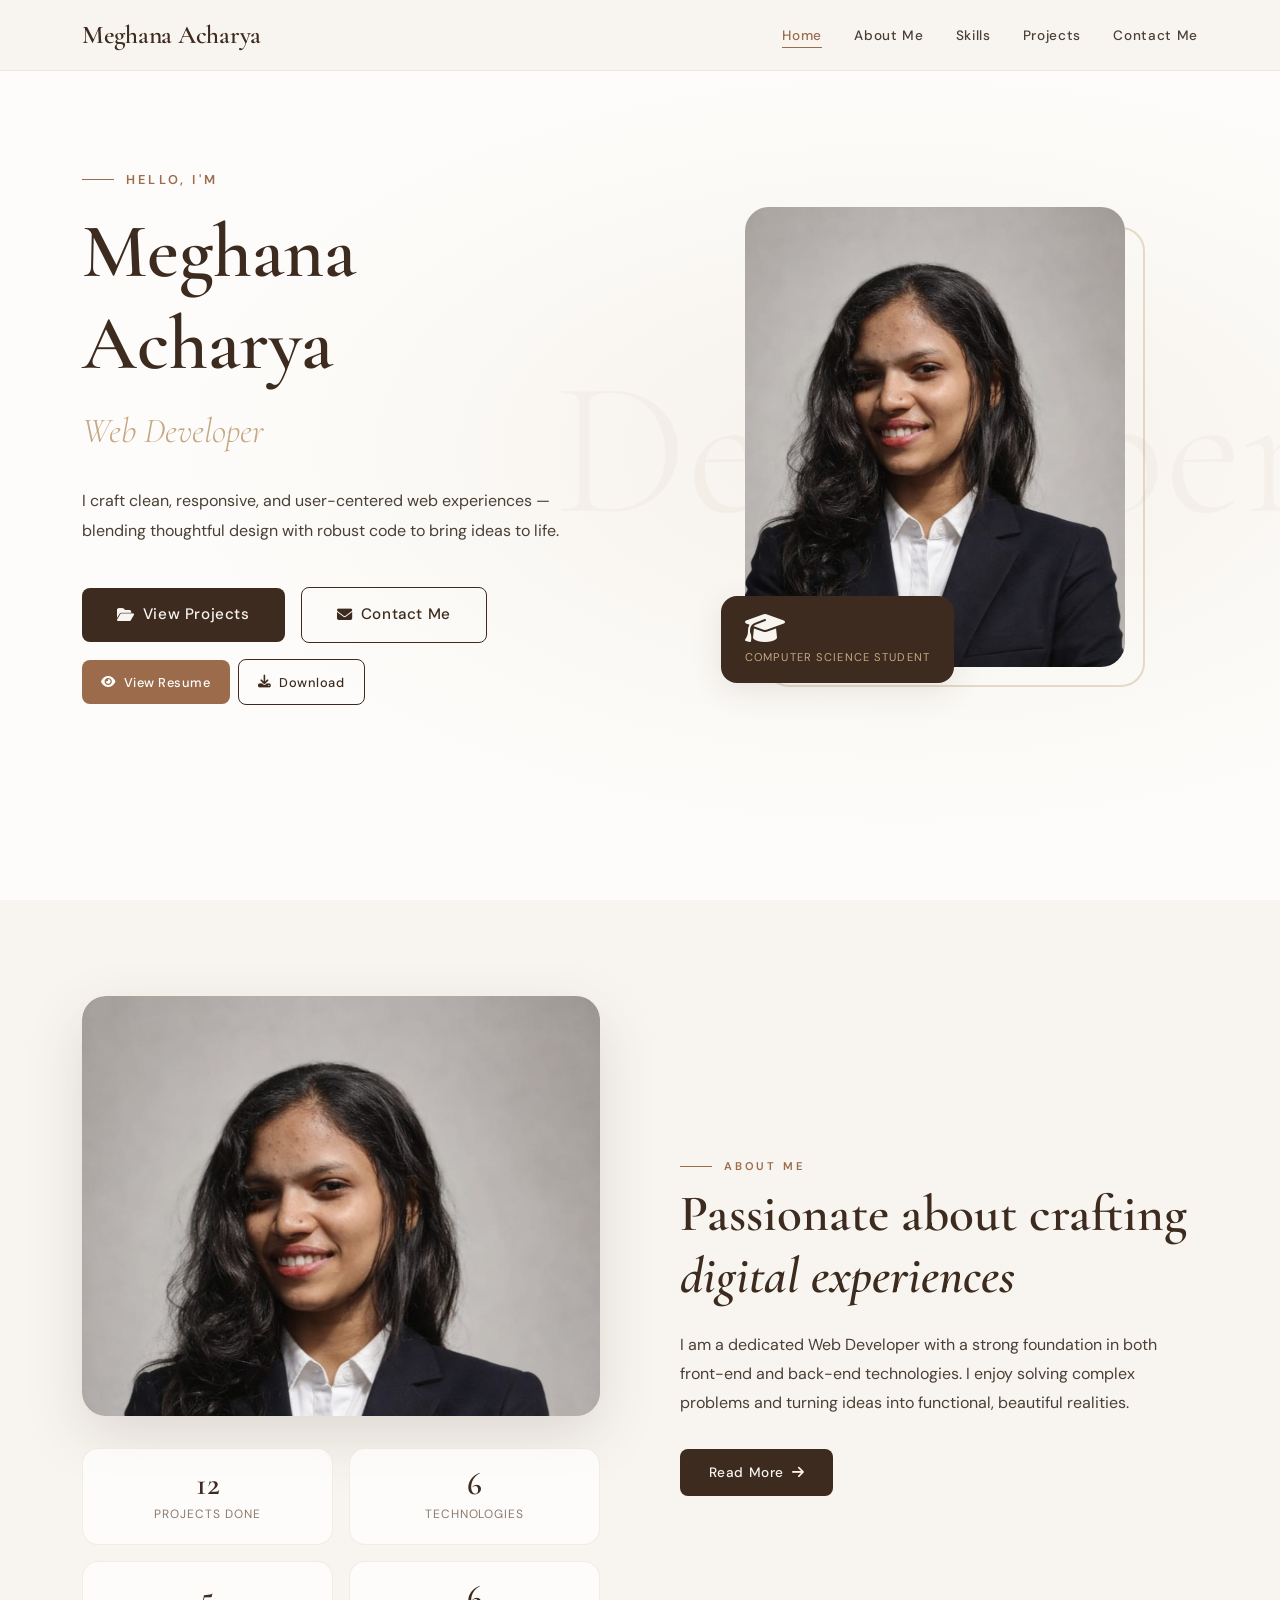
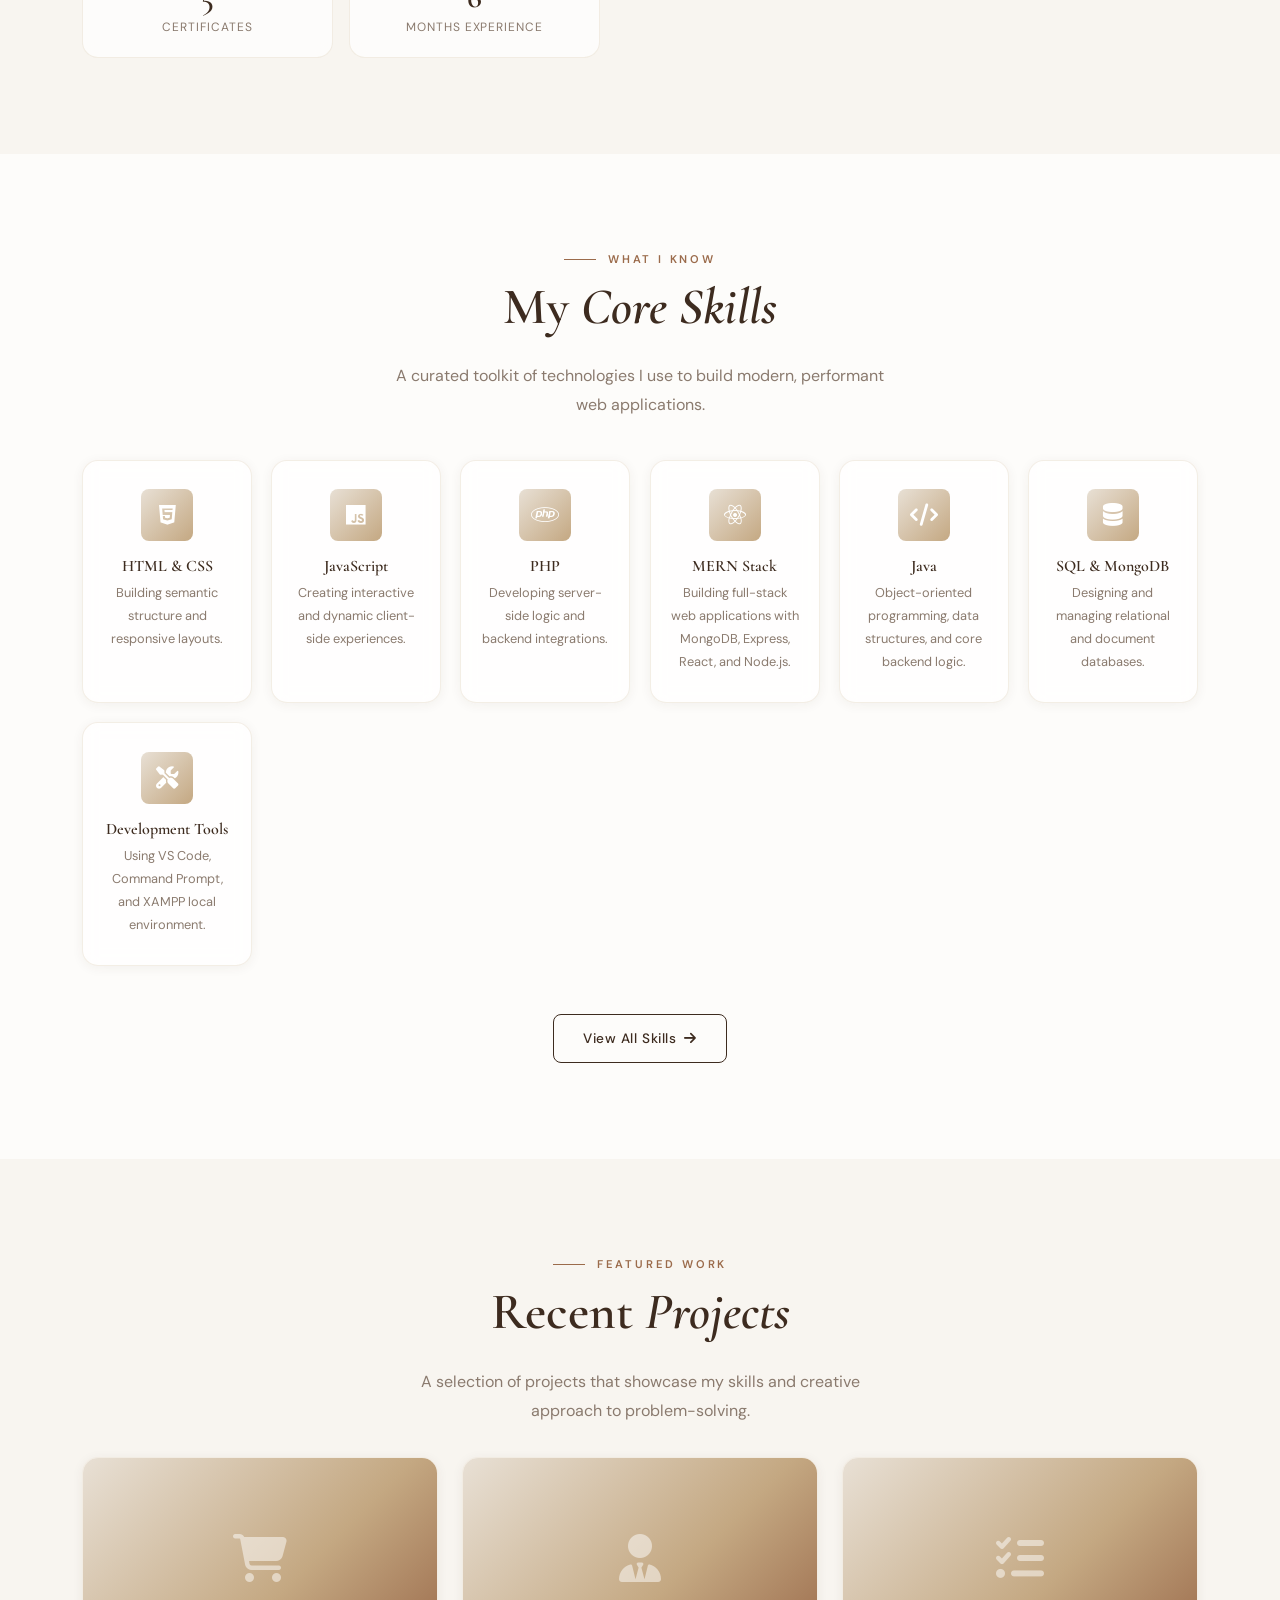
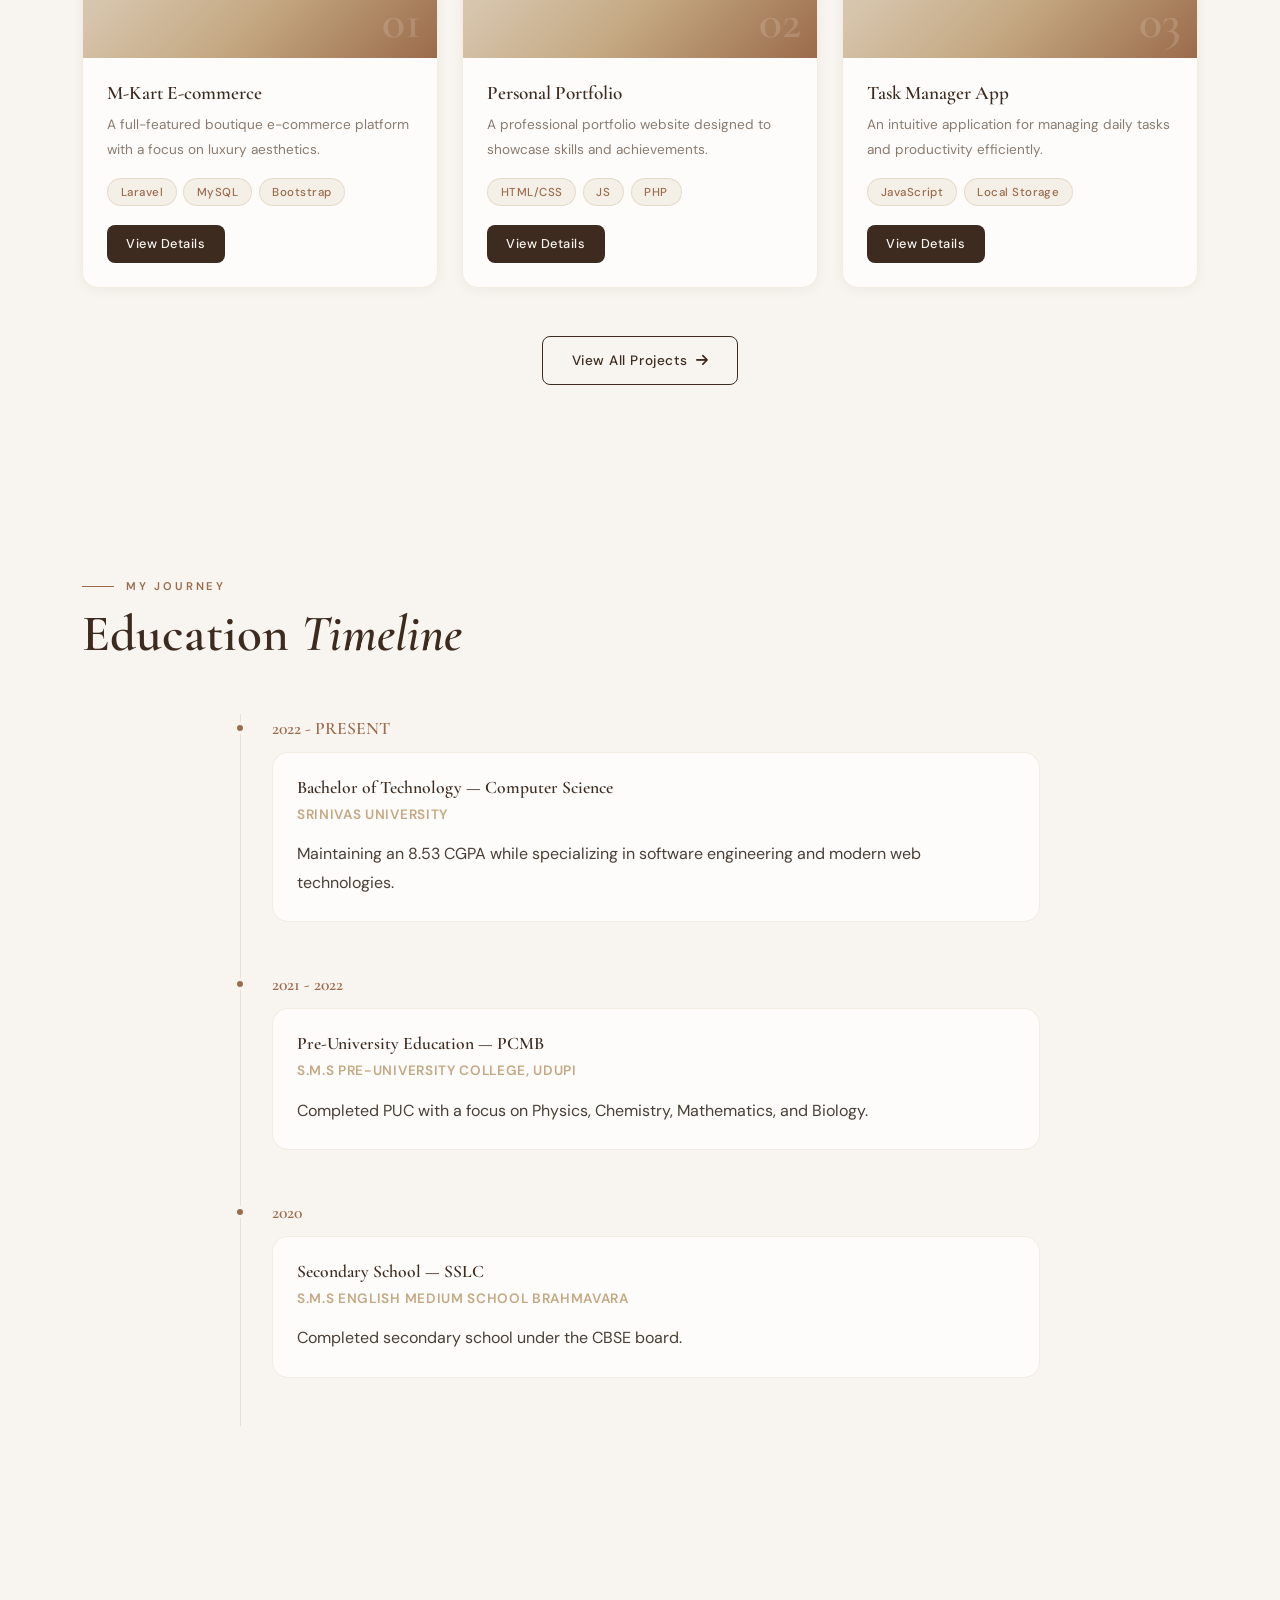
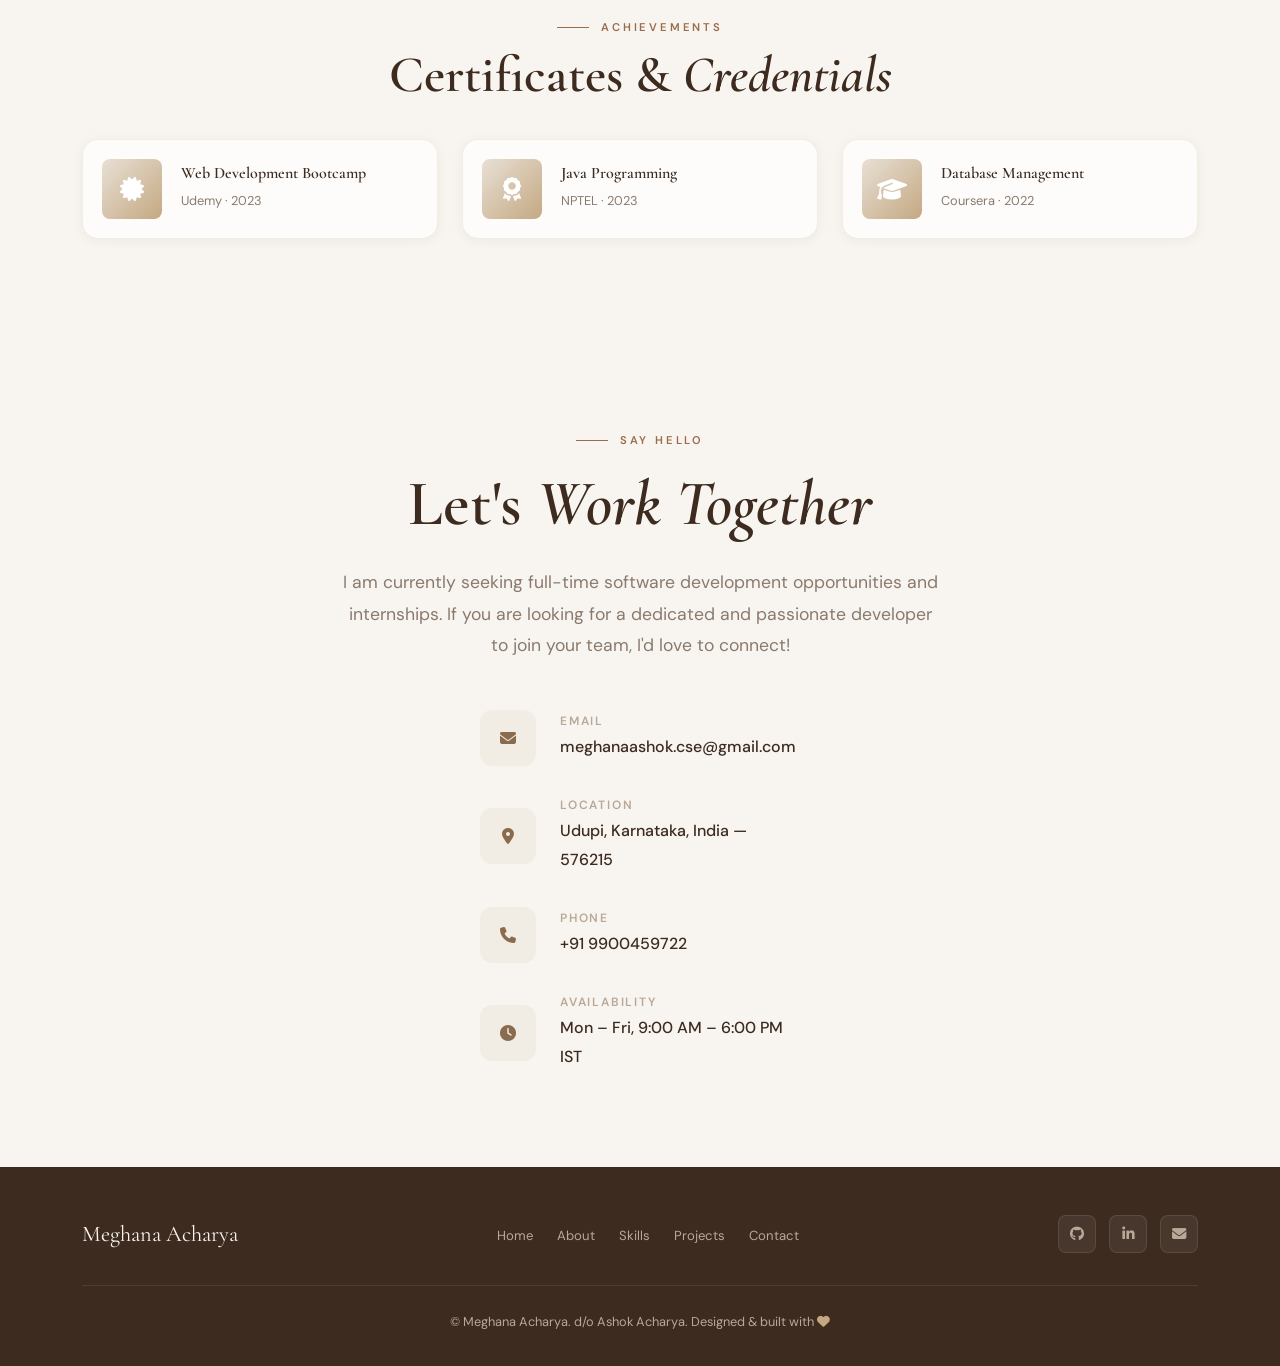
<file: frontend_version/index.html>
<!DOCTYPE html>
<html lang="en">

<head>
  <meta charset="UTF-8" />
  <meta name="viewport" content="width=device-width, initial-scale=1.0" />
  <title>Meghana Acharya — Web Developer</title>
  <link rel="stylesheet" href="css/style.css" />
  <link rel="stylesheet" href="https://cdnjs.cloudflare.com/ajax/libs/font-awesome/6.5.0/css/all.min.css" />
</head>

<body>

  <!-- ═══════════════════════════════════════ NAVBAR -->
  <nav class="navbar">
    <div class="nav-inner">
      <a href="index.html" class="nav-logo">Meghana<span> </span>Acharya</a>
      <ul class="nav-links">
        <li><a href="index.html" class="active">Home</a></li>
        <li><a href="about.html">About Me</a></li>
        <li><a href="skills.html">Skills</a></li>
        <li><a href="projects.html">Projects</a></li>
        <li><a href="contact.html">Contact Me</a></li>
      </ul>
      <button class="nav-toggle" aria-label="Menu">
        <span></span><span></span><span></span>
      </button>
    </div>
  </nav>

  <!-- ═══════════════════════════════════════ HERO -->
  <section class="hero" id="home">
    <div class="hero-bg-text">Developer</div>
    <div class="hero-inner">
      <div class="hero-content">
        <div class="hero-greeting">Hello, I'm</div>
        <h1 class="hero-name">Meghana<br>Acharya</h1>
        <p class="hero-title">Web Developer</p>
        <p class="hero-desc">
          I craft clean, responsive, and user-centered web experiences — blending thoughtful design with robust code to
          bring ideas to life.
        </p>
        <div class="hero-actions">
          <a href="projects.html" class="btn btn-primary btn-lg">
            <i class="fas fa-folder-open"></i> View Projects
          </a>
          <a href="contact.html" class="btn btn-outline btn-lg">
            <i class="fas fa-envelope"></i> Contact Me
          </a>
          <div style="display:inline-flex;gap:0.5rem;align-items:center;">
            <a href="assets/Meghana_Acharya_Resume_2026.pdf" target="_blank" class="btn btn-accent btn-sm"
              style="padding:0.7rem 1.2rem;">
              <i class="fas fa-eye"></i> View Resume
            </a>
            <a href="assets/Meghana_Acharya_Resume_2026.pdf" download class="btn btn-outline btn-sm"
              style="padding:0.7rem 1.2rem;">
              <i class="fas fa-download"></i> Download
            </a>
          </div>
        </div>
      </div>
      <div class="hero-image-wrap">
        <div class="hero-image-frame">
          <img src="assets/images/profile.jpg" alt="Meghana Acharya" class="hero-image">
          <div class="hero-badge">
            <div class="hero-badge-num"><i class="fas fa-graduation-cap"></i></div>
            <div class="hero-badge-text">Computer Science Student</div>
          </div>
        </div>
      </div>
    </div>
  </section>

  <!-- ═══════════════════════════════════════ ABOUT PREVIEW -->
  <section class="about-preview" id="about">
    <div class="container">
      <div class="about-preview-inner">
        <div class="about-preview-img reveal">
          <div class="img-box">
            <img src="assets/images/profile.jpg" alt="Meghana Acharya">
          </div>
          <div class="about-stats">
            <div class="stat-item">
              <div class="stat-num" data-count="12">12</div>
              <div class="stat-label">Projects Done</div>
            </div>
            <div class="stat-item">
              <div class="stat-num" data-count="6">6</div>
              <div class="stat-label">Technologies</div>
            </div>
            <div class="stat-item">
              <div class="stat-num" data-count="5">5</div>
              <div class="stat-label">Certificates</div>
            </div>
            <div class="stat-item">
              <div class="stat-num">6</div>
              <div class="stat-label">Months Experience</div>
            </div>
          </div>
        </div>
        <div class="about-content reveal reveal-delay-2">
          <span class="section-label">About Me</span>
          <h2 class="section-title">Passionate about crafting <em>digital experiences</em></h2>
          <p>
            I am a dedicated Web Developer with a strong foundation in both front-end and back-end technologies. I enjoy
            solving complex problems and turning ideas into functional, beautiful realities.
          </p>
          <div style="margin-top:2rem;">
            <a href="about.html" class="btn btn-primary">Read More <i class="fas fa-arrow-right"></i></a>
          </div>
        </div>
      </div>
    </div>
  </section>

  <!-- ═══════════════════════════════════════ SKILLS PREVIEW -->
  <section class="skills-preview" id="skills">
    <div class="container">
      <div class="text-center reveal">
        <span class="section-label" style="justify-content:center;">What I Know</span>
        <h2 class="section-title">My <em>Core Skills</em></h2>
        <p style="max-width:520px;margin:0 auto;color:var(--text-muted);">
          A curated toolkit of technologies I use to build modern, performant web applications.
        </p>
      </div>
      <div class="skills-grid">
        <div class="skill-card card reveal">
          <div class="skill-icon"><i class="fab fa-html5"></i></div>
          <h4>HTML & CSS</h4>
          <p>Building semantic structure and responsive layouts.</p>
        </div>
        <div class="skill-card card reveal" style="transition-delay: 0.1s;">
          <div class="skill-icon"><i class="fab fa-js"></i></div>
          <h4>JavaScript</h4>
          <p>Creating interactive and dynamic client-side experiences.</p>
        </div>
        <div class="skill-card card reveal" style="transition-delay: 0.2s;">
          <div class="skill-icon"><i class="fab fa-php"></i></div>
          <h4>PHP</h4>
          <p>Developing server-side logic and backend integrations.</p>
        </div>
        <div class="skill-card card reveal" style="transition-delay: 0.3s;">
          <div class="skill-icon"><i class="fab fa-react"></i></div>
          <h4>MERN Stack</h4>
          <p>Building full-stack web applications with MongoDB, Express, React, and Node.js.</p>
        </div>
        <div class="skill-card card reveal" style="transition-delay: 0.4s;">
          <div class="skill-icon"><i class="fas fa-code"></i></div>
          <h4>Java</h4>
          <p>Object-oriented programming, data structures, and core backend logic.</p>
        </div>
        <div class="skill-card card reveal" style="transition-delay: 0.5s;">
          <div class="skill-icon"><i class="fas fa-database"></i></div>
          <h4>SQL & MongoDB</h4>
          <p>Designing and managing relational and document databases.</p>
        </div>
        <div class="skill-card card reveal" style="transition-delay: 0.6s;">
          <div class="skill-icon"><i class="fas fa-tools"></i></div>
          <h4>Development Tools</h4>
          <p>Using VS Code, Command Prompt, and XAMPP local environment.</p>
        </div>
      </div>
      <div class="section-cta">
        <a href="skills.html" class="btn btn-outline">View All Skills <i class="fas fa-arrow-right"></i></a>
      </div>
    </div>
  </section>

  <!-- ═══════════════════════════════════════ PROJECTS PREVIEW -->
  <section class="projects-preview" id="projects">
    <div class="container">
      <div class="text-center reveal">
        <span class="section-label" style="justify-content:center;">Featured Work</span>
        <h2 class="section-title">Recent <em>Projects</em></h2>
        <p style="max-width:480px;margin:0 auto;color:var(--text-muted);">
          A selection of projects that showcase my skills and creative approach to problem-solving.
        </p>
      </div>
      <div class="projects-grid mt-4">
        <div class="project-card card reveal">
          <div class="project-card-img">
            <i class="fas fa-shopping-cart"></i>
            <span class="proj-num">01</span>
          </div>
          <div class="project-card-body">
            <h3>M-Kart E-commerce</h3>
            <p>A full-featured boutique e-commerce platform with a focus on luxury aesthetics.</p>
            <div class="project-tags">
              <span class="tag">Laravel</span>
              <span class="tag">MySQL</span>
              <span class="tag">Bootstrap</span>
            </div>
            <div class="project-links">
              <a href="projects.html" class="btn btn-sm btn-primary">View Details</a>
            </div>
          </div>
        </div>
        <div class="project-card card reveal" style="transition-delay: 0.1s;">
          <div class="project-card-img">
            <i class="fas fa-user-tie"></i>
            <span class="proj-num">02</span>
          </div>
          <div class="project-card-body">
            <h3>Personal Portfolio</h3>
            <p>A professional portfolio website designed to showcase skills and achievements.</p>
            <div class="project-tags">
              <span class="tag">HTML/CSS</span>
              <span class="tag">JS</span>
              <span class="tag">PHP</span>
            </div>
            <div class="project-links">
              <a href="projects.html" class="btn btn-sm btn-primary">View Details</a>
            </div>
          </div>
        </div>
        <div class="project-card card reveal" style="transition-delay: 0.2s;">
          <div class="project-card-img">
            <i class="fas fa-tasks"></i>
            <span class="proj-num">03</span>
          </div>
          <div class="project-card-body">
            <h3>Task Manager App</h3>
            <p>An intuitive application for managing daily tasks and productivity efficiently.</p>
            <div class="project-tags">
              <span class="tag">JavaScript</span>
              <span class="tag">Local Storage</span>
            </div>
            <div class="project-links">
              <a href="projects.html" class="btn btn-sm btn-primary">View Details</a>
            </div>
          </div>
        </div>
      </div>
      <div class="section-cta">
        <a href="projects.html" class="btn btn-outline">View All Projects <i class="fas fa-arrow-right"></i></a>
      </div>
    </div>
  </section>

  <!-- ═══════════════════════════════════════ EDUCATION -->
  <section class="education" id="education">
    <div class="container">
      <div class="reveal">
        <span class="section-label">My Journey</span>
        <h2 class="section-title">Education <em>Timeline</em></h2>
      </div>
      <div class="timeline">
        <!-- Education Item 1 -->
        <div class="timeline-item reveal">
          <div class="timeline-year">2022 - PRESENT</div>
          <div class="timeline-card">
            <h4>Bachelor of Technology — Computer Science</h4>
            <p class="institution">Srinivas University</p>
            <p>Maintaining an 8.53 CGPA while specializing in software engineering and modern web technologies.</p>
          </div>
        </div>
        <!-- Education Item 2 -->
        <div class="timeline-item reveal" style="transition-delay: 0.1s;">
          <div class="timeline-year">2021 - 2022</div>
          <div class="timeline-card">
            <h4>Pre-University Education — PCMB</h4>
            <p class="institution">S.M.S Pre-University College, Udupi</p>
            <p>Completed PUC with a focus on Physics, Chemistry, Mathematics, and Biology.</p>
          </div>
        </div>
        <!-- Education Item 3 -->
        <div class="timeline-item reveal" style="transition-delay: 0.2s;">
          <div class="timeline-year">2020</div>
          <div class="timeline-card">
            <h4>Secondary School — SSLC</h4>
            <p class="institution">S.M.S English Medium School Brahmavara</p>
            <p>Completed secondary school under the CBSE board.</p>
          </div>
        </div>
      </div>
    </div>
  </section>

  <!-- ═══════════════════════════════════════ CERTIFICATES -->
  <section class="certificates" id="certificates">
    <div class="container">
      <div class="text-center reveal">
        <span class="section-label" style="justify-content:center;">Achievements</span>
        <h2 class="section-title">Certificates &amp; <em>Credentials</em></h2>
      </div>
      <div class="cert-grid mt-4">
        <div class="cert-card card reveal">
          <div class="cert-img">
            <i class="fas fa-certificate"></i>
          </div>
          <div class="cert-body">
            <h4>Web Development Bootcamp</h4>
            <span>Udemy · 2023</span>
          </div>
        </div>
        <div class="cert-card card reveal" style="transition-delay: 0.05s;">
          <div class="cert-img">
            <i class="fas fa-award"></i>
          </div>
          <div class="cert-body">
            <h4>Java Programming</h4>
            <span>NPTEL · 2023</span>
          </div>
        </div>
        <div class="cert-card card reveal" style="transition-delay: 0.1s;">
          <div class="cert-img">
            <i class="fas fa-graduation-cap"></i>
          </div>
          <div class="cert-body">
            <h4>Database Management</h4>
            <span>Coursera · 2022</span>
          </div>
        </div>
      </div>
    </div>
  </section>

  <!-- ═══════════════════════════════════════ CONTACT -->
  <section class="contact" id="contact">
    <div class="container">
      <div class="reveal" style="max-width: 800px; margin: 0 auto; text-align: center;">
        <span class="section-label" style="justify-content: center;">Say Hello</span>
        <h2 class="section-title" style="font-size: clamp(2.5rem, 5vw, 4rem); margin-top: 1rem;">Let's <em>Work
            Together</em></h2>
        <p
          style="color: var(--text-muted); margin-bottom: 3rem; font-size: 1.1rem; max-width: 600px; margin-left: auto; margin-right: auto;">
          I am currently seeking full-time software development opportunities and internships. If you are looking for a
          dedicated and passionate developer to join your team, I'd love to connect!
        </p>

        <div style="display: flex; flex-direction: column; gap: 2rem; align-items: center;">
          <!-- EMAIL -->
          <div
            style="display: flex; align-items: center; gap: 1.5rem; text-align: left; width: 100%; max-width: 320px;">
            <div
              style="width: 56px; height: 56px; background: #F1ECE4; border-radius: 12px; display: flex; align-items: center; justify-content: center; color: #8B6B4D; flex-shrink: 0;">
              <i class="fas fa-envelope"></i>
            </div>
            <div>
              <h4
                style="font-family: var(--font-body); font-size: 0.75rem; font-weight: 600; letter-spacing: 0.15em; text-transform: uppercase; color: var(--text-light); margin-bottom: 0.3rem;">
                Email</h4>
              <p style="font-size: 1rem; color: var(--espresso); font-weight: 500;">meghanaashok.cse@gmail.com</p>
            </div>
          </div>

          <!-- LOCATION -->
          <div
            style="display: flex; align-items: center; gap: 1.5rem; text-align: left; width: 100%; max-width: 320px;">
            <div
              style="width: 56px; height: 56px; background: #F1ECE4; border-radius: 12px; display: flex; align-items: center; justify-content: center; color: #8B6B4D; flex-shrink: 0;">
              <i class="fas fa-map-marker-alt"></i>
            </div>
            <div>
              <h4
                style="font-family: var(--font-body); font-size: 0.75rem; font-weight: 600; letter-spacing: 0.15em; text-transform: uppercase; color: var(--text-light); margin-bottom: 0.3rem;">
                Location</h4>
              <p style="font-size: 1rem; color: var(--espresso); font-weight: 500;">Udupi, Karnataka, India — 576215</p>
            </div>
          </div>

          <!-- PHONE -->
          <div
            style="display: flex; align-items: center; gap: 1.5rem; text-align: left; width: 100%; max-width: 320px;">
            <div
              style="width: 56px; height: 56px; background: #F1ECE4; border-radius: 12px; display: flex; align-items: center; justify-content: center; color: #8B6B4D; flex-shrink: 0;">
              <i class="fas fa-phone"></i>
            </div>
            <div>
              <h4
                style="font-family: var(--font-body); font-size: 0.75rem; font-weight: 600; letter-spacing: 0.15em; text-transform: uppercase; color: var(--text-light); margin-bottom: 0.3rem;">
                Phone</h4>
              <p style="font-size: 1rem; color: var(--espresso); font-weight: 500;">+91 9900459722</p>
            </div>
          </div>

          <!-- AVAILABILITY -->
          <div
            style="display: flex; align-items: center; gap: 1.5rem; text-align: left; width: 100%; max-width: 320px;">
            <div
              style="width: 56px; height: 56px; background: #F1ECE4; border-radius: 12px; display: flex; align-items: center; justify-content: center; color: #8B6B4D; flex-shrink: 0;">
              <i class="fas fa-clock"></i>
            </div>
            <div>
              <h4
                style="font-family: var(--font-body); font-size: 0.75rem; font-weight: 600; letter-spacing: 0.15em; text-transform: uppercase; color: var(--text-light); margin-bottom: 0.3rem;">
                Availability</h4>
              <p style="font-size: 1rem; color: var(--espresso); font-weight: 500;">Mon – Fri, 9:00 AM – 6:00 PM IST</p>
            </div>
          </div>
        </div>

      </div>
    </div>
    </div>
  </section>

  <!-- ═══════════════════════════════════════ FOOTER -->
  <footer class="footer">
    <div class="container">
      <div class="footer-inner">
        <div class="footer-logo">Meghana<span> </span>Acharya</div>
        <ul class="footer-links">
          <li><a href="index.html">Home</a></li>
          <li><a href="about.html">About</a></li>
          <li><a href="skills.html">Skills</a></li>
          <li><a href="projects.html">Projects</a></li>
          <li><a href="contact.html">Contact</a></li>
        </ul>
        <div class="social-icons">
          <a href="https://github.com/MeghanaAcharyaa" target="_blank" class="social-icon"><i
              class="fab fa-github"></i></a>
          <a href="https://www.linkedin.com/in/meghana-acharya-a09548289" target="_blank" class="social-icon"><i
              class="fab fa-linkedin-in"></i></a>
          <a href="mailto:meghanaashok.cse@gmail.com" class="social-icon"><i class="fas fa-envelope"></i></a>
        </div>
      </div>
      <div class="footer-bottom">
        <p>&copy; Meghana Acharya. d/o Ashok Acharya. Designed &amp; built with <i class="fas fa-heart"
            style="color:var(--clay);"></i></p>
      </div>
    </div>
  </footer>

  <script src="js/script.js"></script>
</body>

</html>
</file>
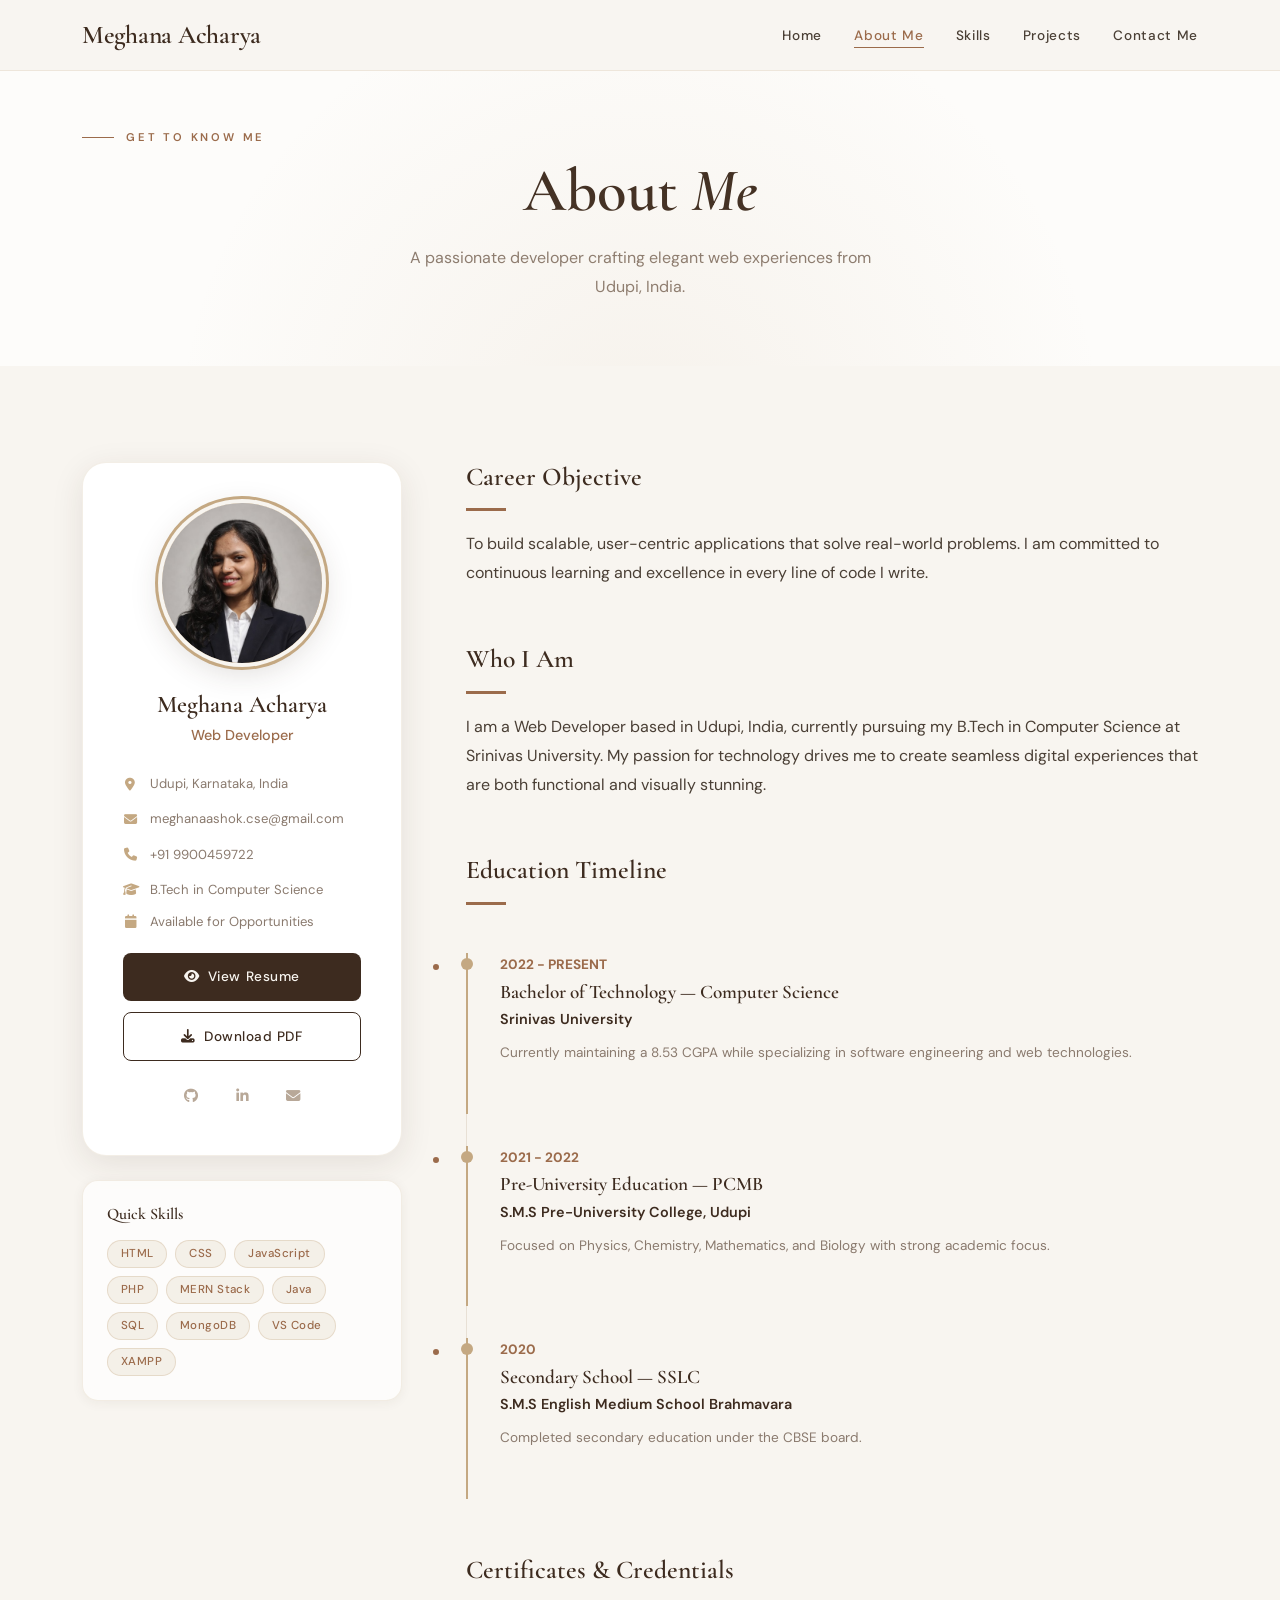
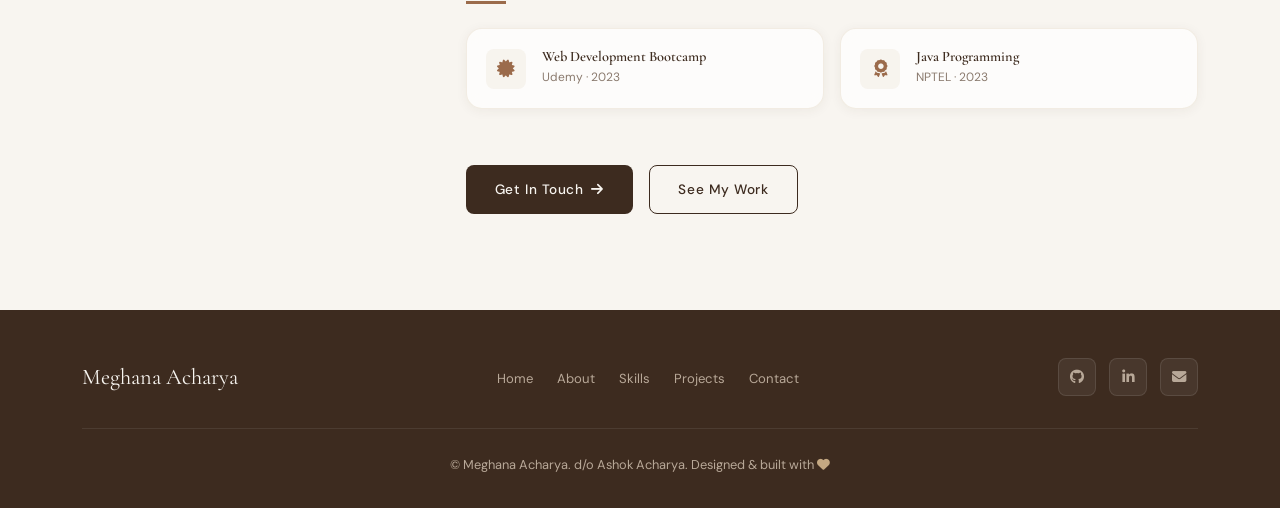
<file: frontend_version/about.html>
<!DOCTYPE html>
<html lang="en">

<head>
    <meta charset="UTF-8" />
    <meta name="viewport" content="width=device-width, initial-scale=1.0" />
    <title>About — Meghana Acharya</title>
    <link rel="stylesheet" href="css/style.css" />
    <link rel="stylesheet" href="https://cdnjs.cloudflare.com/ajax/libs/font-awesome/6.5.0/css/all.min.css" />
</head>

<body>

    <!-- ═══════════════════════════════════════ NAVBAR -->
    <nav class="navbar">
        <div class="nav-inner">
            <a href="index.html" class="nav-logo">Meghana<span> </span>Acharya</a>
            <ul class="nav-links">
                <li><a href="index.html">Home</a></li>
                <li><a href="about.html" class="active">About Me</a></li>
                <li><a href="skills.html">Skills</a></li>
                <li><a href="projects.html">Projects</a></li>
                <li><a href="contact.html">Contact Me</a></li>
            </ul>
            <button class="nav-toggle" aria-label="Menu">
                <span></span><span></span><span></span>
            </button>
        </div>
    </nav>

    <!-- PAGE HERO -->
    <div class="page-hero">
        <div class="container">
            <span class="section-label">Get to Know Me</span>
            <h1 style="font-size:clamp(2.2rem,5vw,3.8rem);margin-top:0.5rem;">About <em>Me</em></h1>
            <p style="color:var(--text-muted);max-width:480px;margin:1rem auto 0;">
                A passionate developer crafting elegant web experiences from Udupi, India.
            </p>
        </div>
    </div>

    <!-- ABOUT FULL -->
    <section class="about-full">
        <div class="container">
            <div class="about-full-inner">

                <!-- SIDEBAR -->
                <aside class="about-sidebar reveal">
                    <div class="profile-card">
                        <div class="profile-card-img">
                            <img src="assets/images/profile.jpg" alt="Meghana Acharya" style="width:100%;height:100%;object-fit:cover;border-radius:inherit;display:block;">
                        </div>
                        <div class="profile-card-info">
                            <h3>Meghana Acharya</h3>
                            <p class="role">Web Developer</p>
                            <div class="profile-detail">
                                <i class="fas fa-map-marker-alt"></i>
                                <span>Udupi, Karnataka, India</span>
                            </div>
                            <div class="profile-detail">
                                <i class="fas fa-envelope"></i>
                                <span>meghanaashok.cse@gmail.com</span>
                            </div>
                            <div class="profile-detail">
                                <i class="fas fa-phone"></i>
                                <span>+91 9900459722</span>
                            </div>
                            <div class="profile-detail">
                                <i class="fas fa-graduation-cap"></i>
                                <span>B.Tech in Computer Science</span>
                            </div>
                            <div class="profile-detail">
                                <i class="fas fa-calendar"></i>
                                <div style="line-height:1.2;">
                                    <span>Available for Opportunities</span>
                                </div>
                            </div>
                            <div style="margin-top:1.5rem;display:flex;flex-direction:column;gap:0.7rem;">
                                <a href="assets/Meghana_Acharya_Resume_2026.pdf" target="_blank" class="btn btn-primary"
                                    style="justify-content:center;">
                                    <i class="fas fa-eye"></i> View Resume
                                </a>
                                <a href="assets/Meghana_Acharya_Resume_2026.pdf" download class="btn btn-outline"
                                    style="justify-content:center;">
                                    <i class="fas fa-download"></i> Download PDF
                                </a>
                            </div>
                            <div style="margin-top:1rem;">
                                <div class="social-icons" style="justify-content:center;">
                                    <a href="https://github.com/MeghanaAcharyaa" target="_blank" class="social-icon">
                                        <i class="fab fa-github"></i>
                                    </a>
                                    <a href="https://www.linkedin.com/in/meghana-acharya-a09548289" target="_blank"
                                        class="social-icon">
                                        <i class="fab fa-linkedin-in"></i>
                                    </a>
                                    <a href="mailto:meghanaashok.cse@gmail.com" class="social-icon">
                                        <i class="fas fa-envelope"></i>
                                    </a>
                                </div>
                            </div>
                        </div>
                    </div>

                    <!-- Quick Skills -->
                    <div style="margin-top:1.5rem;" class="card">
                        <div style="padding:1.5rem;">
                            <h4 style="margin-bottom:1rem;font-size:1rem;">Quick Skills</h4>
                            <div style="display:flex;flex-wrap:wrap;gap:0.5rem;">
                                <span class="tag">HTML</span>
                                <span class="tag">CSS</span>
                                <span class="tag">JavaScript</span>
                                <span class="tag">PHP</span>
                                <span class="tag">MERN Stack</span>
                                <span class="tag">Java</span>
                                <span class="tag">SQL</span>
                                <span class="tag">MongoDB</span>
                                <span class="tag">VS Code</span>
                                <span class="tag">XAMPP</span>
                            </div>
                        </div>
                    </div>
                </aside>

                <!-- CONTENT -->
                <main class="about-content">
                    <div class="about-section reveal">
                        <h3>Career Objective</h3>
                        <div class="divider" style="margin:0 0 1.2rem;"></div>
                        <p>
                            To build scalable, user-centric applications that solve real-world problems. I am committed
                            to continuous learning and excellence in every line of code I write.
                        </p>
                    </div>

                    <div class="about-section reveal">
                        <h3>Who I Am</h3>
                        <div class="divider" style="margin:0 0 1.2rem;"></div>
                        <p>
                            I am a Web Developer based in Udupi, India, currently pursuing my B.Tech in Computer Science
                            at Srinivas University. My passion for technology drives me to create seamless digital
                            experiences that are both functional and visually stunning.
                        </p>
                    </div>

                    <div class="about-section reveal">
                        <h3>Education Timeline</h3>
                        <div class="divider" style="margin:0 0 1.2rem;"></div>
                        <div class="timeline" style="padding-left:0;">
                            <!-- Education Item 1 -->
                            <div class="timeline-item"
                                style="padding-left: 2rem; border-left: 2px solid var(--clay); position: relative; margin-bottom: 2rem;">
                                <div
                                    style="width: 12px; height: 12px; background: var(--clay); border-radius: 50%; position: absolute; left: -7px; top: 5px;">
                                </div>
                                <div
                                    style="font-weight: bold; color: var(--accent); font-size: 0.85rem; margin-bottom: 0.3rem;">
                                    2022 - PRESENT</div>
                                <h4 style="margin-bottom: 0.2rem;">Bachelor of Technology — Computer Science</h4>
                                <p
                                    style="font-weight: 600; color: var(--espresso); font-size: 0.9rem; margin-bottom: 0.5rem;">
                                    Srinivas University</p>
                                <p style="font-size: 0.85rem; color: var(--text-muted);">Currently maintaining a 8.53
                                    CGPA while specializing in software engineering and web technologies.</p>
                            </div>

                            <!-- Education Item 2 -->
                            <div class="timeline-item"
                                style="padding-left: 2rem; border-left: 2px solid var(--clay); position: relative; margin-bottom: 2rem;">
                                <div
                                    style="width: 12px; height: 12px; background: var(--clay); border-radius: 50%; position: absolute; left: -7px; top: 5px;">
                                </div>
                                <div
                                    style="font-weight: bold; color: var(--accent); font-size: 0.85rem; margin-bottom: 0.3rem;">
                                    2021 - 2022</div>
                                <h4 style="margin-bottom: 0.2rem;">Pre-University Education — PCMB</h4>
                                <p
                                    style="font-weight: 600; color: var(--espresso); font-size: 0.9rem; margin-bottom: 0.5rem;">
                                    S.M.S Pre-University College, Udupi</p>
                                <p style="font-size: 0.85rem; color: var(--text-muted);">Focused on Physics, Chemistry,
                                    Mathematics, and Biology with strong academic focus.</p>
                            </div>

                            <!-- Education Item 3 -->
                            <div class="timeline-item"
                                style="padding-left: 2rem; border-left: 2px solid var(--clay); position: relative; margin-bottom: 0.5rem;">
                                <div
                                    style="width: 12px; height: 12px; background: var(--clay); border-radius: 50%; position: absolute; left: -7px; top: 5px;">
                                </div>
                                <div
                                    style="font-weight: bold; color: var(--accent); font-size: 0.85rem; margin-bottom: 0.3rem;">
                                    2020</div>
                                <h4 style="margin-bottom: 0.2rem;">Secondary School — SSLC</h4>
                                <p
                                    style="font-weight: 600; color: var(--espresso); font-size: 0.9rem; margin-bottom: 0.5rem;">
                                    S.M.S English Medium School Brahmavara</p>
                                <p style="font-size: 0.85rem; color: var(--text-muted);">Completed secondary education under the CBSE board.</p>
                            </div>
                        </div>
                    </div>

                    <div class="about-section reveal">
                        <h3>Certificates & Credentials</h3>
                        <div class="divider" style="margin:0 0 1.2rem;"></div>
                        <div
                            style="display:grid;grid-template-columns:repeat(auto-fill, minmax(240px, 1fr));gap:1rem;margin-top:1.5rem;">
                            <div class="card" style="padding:1.2rem;display:flex;gap:1rem;align-items:center;">
                                <div
                                    style="width:40px;height:40px;background:rgba(196,168,130,0.1);border-radius:8px;display:flex;align-items:center;justify-content:center;flex-shrink:0;">
                                    <i class="fas fa-certificate" style="color:var(--accent);font-size:1.1rem;"></i>
                                </div>
                                <div>
                                    <h4 style="font-size:0.9rem;margin-bottom:0.1rem;">Web Development Bootcamp</h4>
                                    <p style="font-size:0.75rem;color:var(--text-muted);">Udemy · 2023</p>
                                </div>
                            </div>
                            <div class="card" style="padding:1.2rem;display:flex;gap:1rem;align-items:center;">
                                <div
                                    style="width:40px;height:40px;background:rgba(196,168,130,0.1);border-radius:8px;display:flex;align-items:center;justify-content:center;flex-shrink:0;">
                                    <i class="fas fa-award" style="color:var(--accent);font-size:1.1rem;"></i>
                                </div>
                                <div>
                                    <h4 style="font-size:0.9rem;margin-bottom:0.1rem;">Java Programming</h4>
                                    <p style="font-size:0.75rem;color:var(--text-muted);">NPTEL · 2023</p>
                                </div>
                            </div>
                        </div>
                    </div>

                    <div style="display:flex;gap:1rem;flex-wrap:wrap;margin-top:2.5rem;" class="reveal">
                        <a href="contact.html" class="btn btn-primary">Get In Touch <i
                                class="fas fa-arrow-right"></i></a>
                        <a href="projects.html" class="btn btn-outline">See My Work</a>
                    </div>
                </main>
            </div>
        </div>
    </section>

    <!-- ═══════════════════════════════════════ FOOTER -->
    <footer class="footer">
        <div class="container">
            <div class="footer-inner">
                <div class="footer-logo">Meghana<span> </span>Acharya</div>
                <ul class="footer-links">
                    <li><a href="index.html">Home</a></li>
                    <li><a href="about.html">About</a></li>
                    <li><a href="skills.html">Skills</a></li>
                    <li><a href="projects.html">Projects</a></li>
                    <li><a href="contact.html">Contact</a></li>
                </ul>
                <div class="social-icons">
                    <a href="https://github.com/MeghanaAcharyaa" target="_blank" class="social-icon"><i
                            class="fab fa-github"></i></a>
                    <a href="https://www.linkedin.com/in/meghana-acharya-a09548289" target="_blank"
                        class="social-icon"><i class="fab fa-linkedin-in"></i></a>
                    <a href="mailto:meghanaashok.cse@gmail.com" class="social-icon"><i class="fas fa-envelope"></i></a>
                </div>
            </div>
            <div class="footer-bottom">
                <p>&copy; Meghana Acharya. d/o Ashok Acharya. Designed &amp; built with <i class="fas fa-heart"
                        style="color:var(--clay);"></i></p>
            </div>
        </div>
    </footer>

    <script src="js/script.js"></script>
</body>

</html>
</file>
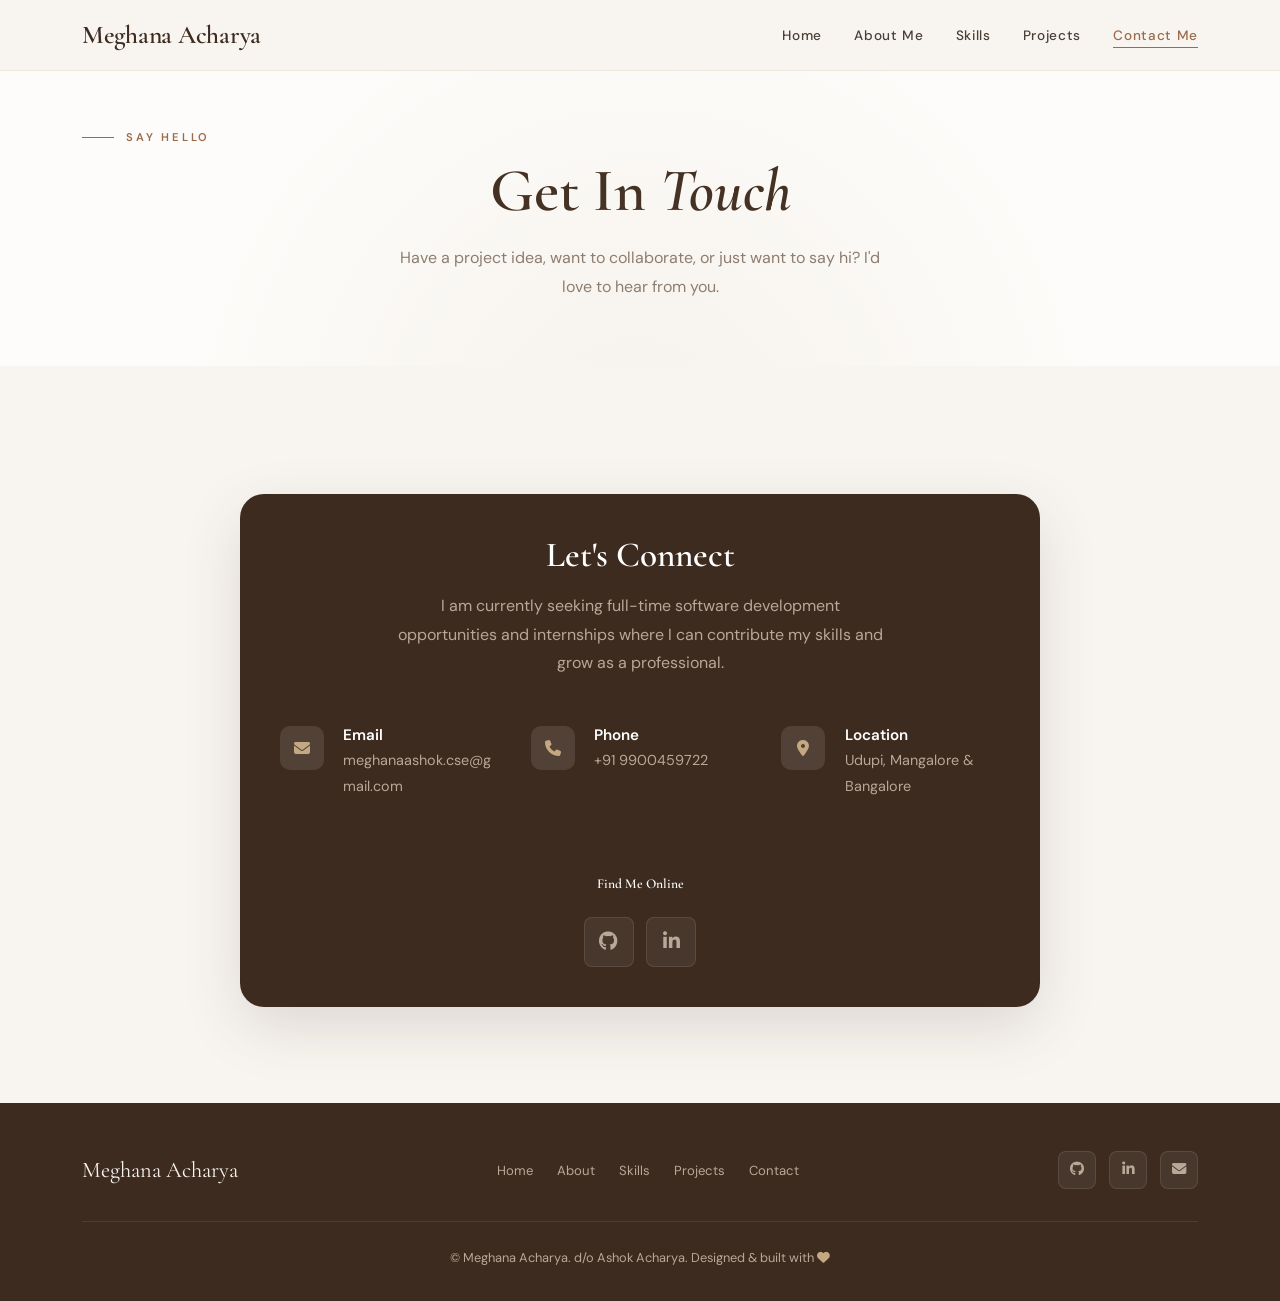
<file: frontend_version/contact.html>
<!DOCTYPE html>
<html lang="en">
<head>
  <meta charset="UTF-8" />
  <meta name="viewport" content="width=device-width, initial-scale=1.0"/>
  <title>Contact — Meghana Acharya</title>
  <link rel="stylesheet" href="css/style.css"/>
  <link rel="stylesheet" href="https://cdnjs.cloudflare.com/ajax/libs/font-awesome/6.5.0/css/all.min.css"/>
</head>
<body>

  <!-- ═══════════════════════════════════════ NAVBAR -->
  <nav class="navbar">
    <div class="nav-inner">
      <a href="index.html" class="nav-logo">Meghana<span> </span>Acharya</a>
      <ul class="nav-links">
        <li><a href="index.html">Home</a></li>
        <li><a href="about.html">About Me</a></li>
        <li><a href="skills.html">Skills</a></li>
        <li><a href="projects.html">Projects</a></li>
        <li><a href="contact.html" class="active">Contact Me</a></li>
      </ul>
      <button class="nav-toggle" aria-label="Menu">
        <span></span><span></span><span></span>
      </button>
    </div>
  </nav>

  <div class="page-hero">
    <div class="container">
      <span class="section-label">Say Hello</span>
      <h1 style="font-size:clamp(2.2rem,5vw,3.8rem);margin-top:0.5rem;">Get In <em>Touch</em></h1>
      <p style="color:var(--text-muted);max-width:480px;margin:1rem auto 0;">
        Have a project idea, want to collaborate, or just want to say hi? I'd love to hear from you.
      </p>
    </div>
  </div>

  <section class="contact-full">
    <div class="container">
      <div class="contact-full-inner" style="grid-template-columns: 1fr;">
        
        <!-- INFO (Centered) -->
        <div class="reveal" style="max-width: 800px; margin: 0 auto; width: 100%;">
          <div class="contact-info-card" style="text-align: center;">
            <h3 style="font-size: 2.2rem; margin-bottom: 1rem;">Let's Connect</h3>
            <p style="color: var(--text-light); margin-bottom: 3rem; max-width: 500px; margin-left: auto; margin-right: auto;">
              I am currently seeking full-time software development opportunities and internships where I can contribute my skills and grow as a professional.
            </p>

            <div style="display: grid; grid-template-columns: repeat(auto-fit, minmax(200px, 1fr)); gap: 2rem; text-align: left; margin-bottom: 3rem;">
              <div class="contact-detail">
                <div class="contact-icon" style="background: rgba(255,255,255,0.1); color: var(--clay);"><i class="fas fa-envelope"></i></div>
                <div>
                  <h4 style="color: white;">Email</h4>
                  <p style="color: var(--text-light);">meghanaashok.cse@gmail.com</p>
                </div>
              </div>

              <div class="contact-detail">
                <div class="contact-icon" style="background: rgba(255,255,255,0.1); color: var(--clay);"><i class="fas fa-phone"></i></div>
                <div>
                  <h4 style="color: white;">Phone</h4>
                  <p style="color: var(--text-light);">+91 9900459722</p>
                </div>
              </div>

              <div class="contact-detail">
                <div class="contact-icon" style="background: rgba(255,255,255,0.1); color: var(--clay);"><i class="fas fa-map-marker-alt"></i></div>
                <div>
                  <h4 style="color: white;">Location</h4>
                  <p style="color: var(--text-light);">Udupi, Mangalore & Bangalore</p>
                </div>
              </div>
            </div>

            <div class="social-links">
              <h4 style="color: white; margin-bottom: 1.5rem;">Find Me Online</h4>
              <div class="social-links-row" style="justify-content: center;">
                <a href="https://github.com/MeghanaAcharyaa" target="_blank" class="social-icon" style="width: 50px; height: 50px; font-size: 1.2rem;">
                  <i class="fab fa-github"></i>
                </a>
                <a href="https://www.linkedin.com/in/meghana-acharya-a09548289" target="_blank" class="social-icon" style="width: 50px; height: 50px; font-size: 1.2rem;">
                  <i class="fab fa-linkedin-in"></i>
                </a>
              </div>
            </div>

            </div>
          </div>
        </div>
      </div>
    </div>
  </section>

  <!-- ═══════════════════════════════════════ FOOTER -->
  <footer class="footer">
    <div class="container">
      <div class="footer-inner">
        <div class="footer-logo">Meghana<span> </span>Acharya</div>
        <ul class="footer-links">
          <li><a href="index.html">Home</a></li>
          <li><a href="about.html">About</a></li>
          <li><a href="skills.html">Skills</a></li>
          <li><a href="projects.html">Projects</a></li>
          <li><a href="contact.html">Contact</a></li>
        </ul>
        <div class="social-icons">
          <a href="https://github.com/MeghanaAcharyaa" target="_blank" class="social-icon"><i class="fab fa-github"></i></a>
          <a href="https://www.linkedin.com/in/meghana-acharya-a09548289" target="_blank" class="social-icon"><i class="fab fa-linkedin-in"></i></a>
          <a href="mailto:meghanaashok.cse@gmail.com" class="social-icon"><i class="fas fa-envelope"></i></a>
        </div>
      </div>
      <div class="footer-bottom">
        <p>&copy; Meghana Acharya. d/o Ashok Acharya. Designed &amp; built with <i class="fas fa-heart" style="color:var(--clay);"></i></p>
      </div>
    </div>
  </footer>

  <script src="js/script.js"></script>
</body>
</html>
</file>
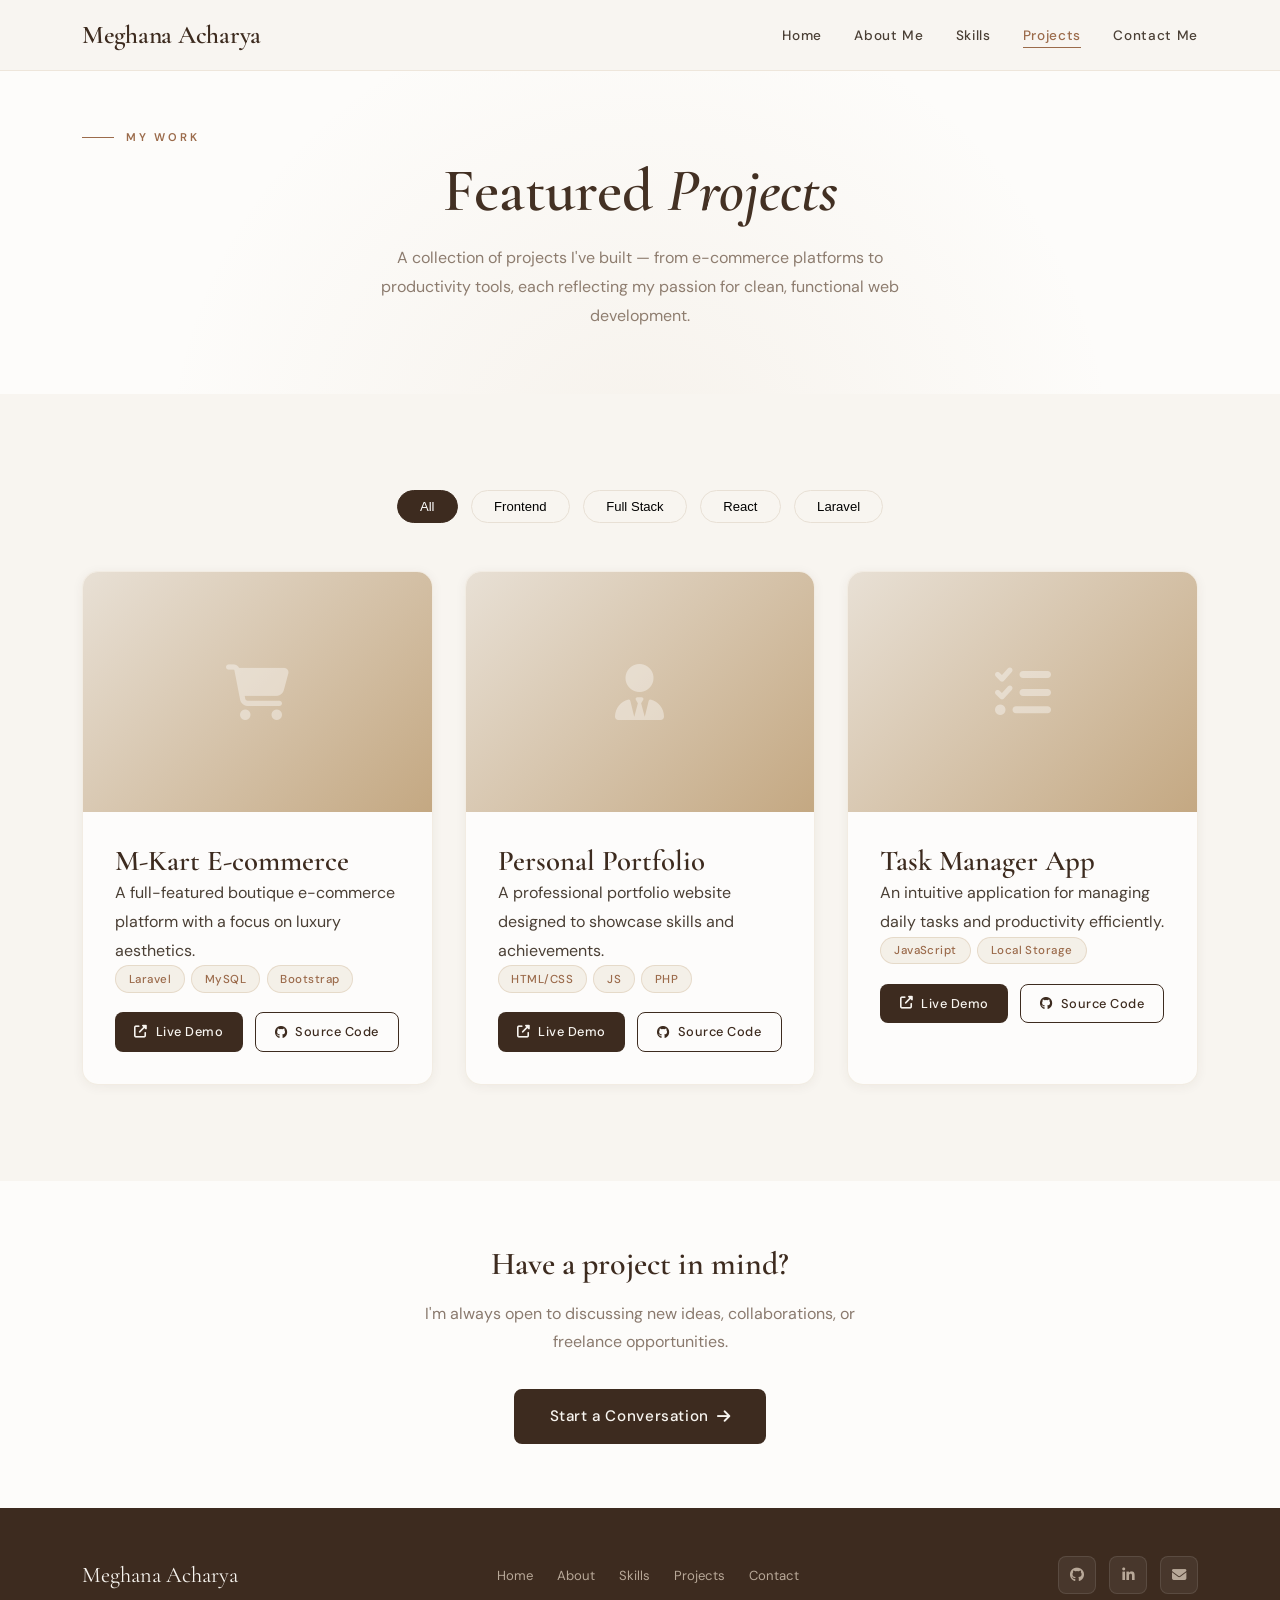
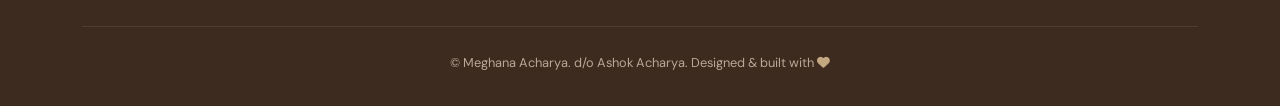
<file: frontend_version/projects.html>
<!DOCTYPE html>
<html lang="en">
<head>
  <meta charset="UTF-8" />
  <meta name="viewport" content="width=device-width, initial-scale=1.0"/>
  <title>Projects — Meghana Acharya</title>
  <link rel="stylesheet" href="css/style.css"/>
  <link rel="stylesheet" href="https://cdnjs.cloudflare.com/ajax/libs/font-awesome/6.5.0/css/all.min.css"/>
</head>
<body>

  <!-- ═══════════════════════════════════════ NAVBAR -->
  <nav class="navbar">
    <div class="nav-inner">
      <a href="index.html" class="nav-logo">Meghana<span> </span>Acharya</a>
      <ul class="nav-links">
        <li><a href="index.html">Home</a></li>
        <li><a href="about.html">About Me</a></li>
        <li><a href="skills.html">Skills</a></li>
        <li><a href="projects.html" class="active">Projects</a></li>
        <li><a href="contact.html">Contact Me</a></li>
      </ul>
      <button class="nav-toggle" aria-label="Menu">
        <span></span><span></span><span></span>
      </button>
    </div>
  </nav>

  <div class="page-hero">
    <div class="container">
      <span class="section-label">My Work</span>
      <h1 style="font-size:clamp(2.2rem,5vw,3.8rem);margin-top:0.5rem;">Featured <em>Projects</em></h1>
      <p style="color:var(--text-muted);max-width:520px;margin:1rem auto 0;">
        A collection of projects I've built — from e-commerce platforms to productivity tools, each reflecting my passion for clean, functional web development.
      </p>
    </div>
  </div>

  <section class="projects-full">
    <div class="container">

      <!-- FILTER -->
      <div class="projects-filter reveal">
        <button class="filter-btn active">All</button>
        <button class="filter-btn">Frontend</button>
        <button class="filter-btn">Full Stack</button>
        <button class="filter-btn">React</button>
        <button class="filter-btn">Laravel</button>
      </div>

      <div class="projects-full-grid">
        <div class="project-full-card card reveal" data-category="Full Stack, Laravel">
          <div class="project-full-img">
            <i class="fas fa-shopping-cart" style="font-size:3.5rem;color:rgba(255,255,255,0.4);"></i>
            <div class="overlay">
              <a href="#" class="btn btn-sm btn-primary"><i class="fas fa-eye"></i> Demo</a>
            </div>
          </div>
          <div class="project-full-body">
            <h3>M-Kart E-commerce</h3>
            <p>A full-featured boutique e-commerce platform with a focus on luxury aesthetics.</p>
            <div class="project-tags">
              <span class="tag">Laravel</span>
              <span class="tag">MySQL</span>
              <span class="tag">Bootstrap</span>
            </div>
            <div class="project-links">
              <a href="#" class="btn btn-sm btn-primary">
                <i class="fas fa-external-link-alt"></i> Live Demo
              </a>
              <a href="#" class="btn btn-sm btn-outline">
                <i class="fab fa-github"></i> Source Code
              </a>
            </div>
          </div>
        </div>

        <div class="project-full-card card reveal" style="transition-delay: 0.1s;" data-category="Frontend">
          <div class="project-full-img">
            <i class="fas fa-user-tie" style="font-size:3.5rem;color:rgba(255,255,255,0.4);"></i>
            <div class="overlay">
              <a href="#" class="btn btn-sm btn-primary"><i class="fas fa-eye"></i> Demo</a>
            </div>
          </div>
          <div class="project-full-body">
            <h3>Personal Portfolio</h3>
            <p>A professional portfolio website designed to showcase skills and achievements.</p>
            <div class="project-tags">
              <span class="tag">HTML/CSS</span>
              <span class="tag">JS</span>
              <span class="tag">PHP</span>
            </div>
            <div class="project-links">
              <a href="#" class="btn btn-sm btn-primary">
                <i class="fas fa-external-link-alt"></i> Live Demo
              </a>
              <a href="#" class="btn btn-sm btn-outline">
                <i class="fab fa-github"></i> Source Code
              </a>
            </div>
          </div>
        </div>

        <div class="project-full-card card reveal" style="transition-delay: 0.2s;" data-category="Frontend">
          <div class="project-full-img">
            <i class="fas fa-tasks" style="font-size:3.5rem;color:rgba(255,255,255,0.4);"></i>
            <div class="overlay">
              <a href="#" class="btn btn-sm btn-primary"><i class="fas fa-eye"></i> Demo</a>
            </div>
          </div>
          <div class="project-full-body">
            <h3>Task Manager App</h3>
            <p>An intuitive application for managing daily tasks and productivity efficiently.</p>
            <div class="project-tags">
              <span class="tag">JavaScript</span>
              <span class="tag">Local Storage</span>
            </div>
            <div class="project-links">
              <a href="#" class="btn btn-sm btn-primary">
                <i class="fas fa-external-link-alt"></i> Live Demo
              </a>
              <a href="#" class="btn btn-sm btn-outline">
                <i class="fab fa-github"></i> Source Code
              </a>
            </div>
          </div>
        </div>
      </div>
    </div>
  </section>

  <!-- CTA -->
  <section style="background:var(--warm-white);padding:4rem 0;text-align:center;">
    <div class="container reveal">
      <h2 style="font-size:2rem;margin-bottom:1rem;">Have a project in mind?</h2>
      <p style="color:var(--text-muted);max-width:440px;margin:0 auto 2rem;">
        I'm always open to discussing new ideas, collaborations, or freelance opportunities.
      </p>
      <a href="contact.html" class="btn btn-primary btn-lg">Start a Conversation <i class="fas fa-arrow-right"></i></a>
    </div>
  </section>

  <!-- ═══════════════════════════════════════ FOOTER -->
  <footer class="footer">
    <div class="container">
      <div class="footer-inner">
        <div class="footer-logo">Meghana<span> </span>Acharya</div>
        <ul class="footer-links">
          <li><a href="index.html">Home</a></li>
          <li><a href="about.html">About</a></li>
          <li><a href="skills.html">Skills</a></li>
          <li><a href="projects.html">Projects</a></li>
          <li><a href="contact.html">Contact</a></li>
        </ul>
        <div class="social-icons">
          <a href="https://github.com/MeghanaAcharyaa" target="_blank" class="social-icon"><i class="fab fa-github"></i></a>
          <a href="https://www.linkedin.com/in/meghana-acharya-a09548289" target="_blank" class="social-icon"><i class="fab fa-linkedin-in"></i></a>
          <a href="mailto:meghanaashok.cse@gmail.com" class="social-icon"><i class="fas fa-envelope"></i></a>
        </div>
      </div>
      <div class="footer-bottom">
        <p>&copy; Meghana Acharya. d/o Ashok Acharya. Designed &amp; built with <i class="fas fa-heart" style="color:var(--clay);"></i></p>
      </div>
    </div>
  </footer>

  <script src="js/script.js"></script>
  <script>
    // Filter logic
    const filterButtons = document.querySelectorAll('.filter-btn');
    const projectCards = document.querySelectorAll('.project-full-card');

    filterButtons.forEach(btn => {
      btn.addEventListener('click', function() {
        const filter = this.textContent.trim().toLowerCase();
        
        // Update active button
        filterButtons.forEach(b => b.classList.remove('active'));
        this.classList.add('active');

        // Filter cards
        projectCards.forEach(card => {
          const categories = card.getAttribute('data-category').toLowerCase();
          if (filter === 'all' || categories.includes(filter)) {
            card.style.display = 'block';
            setTimeout(() => card.style.opacity = '1', 10);
          } else {
            card.style.opacity = '0';
            setTimeout(() => card.style.display = 'none', 300);
          }
        });
      });
    });
  </script>
</body>
</html>
</file>
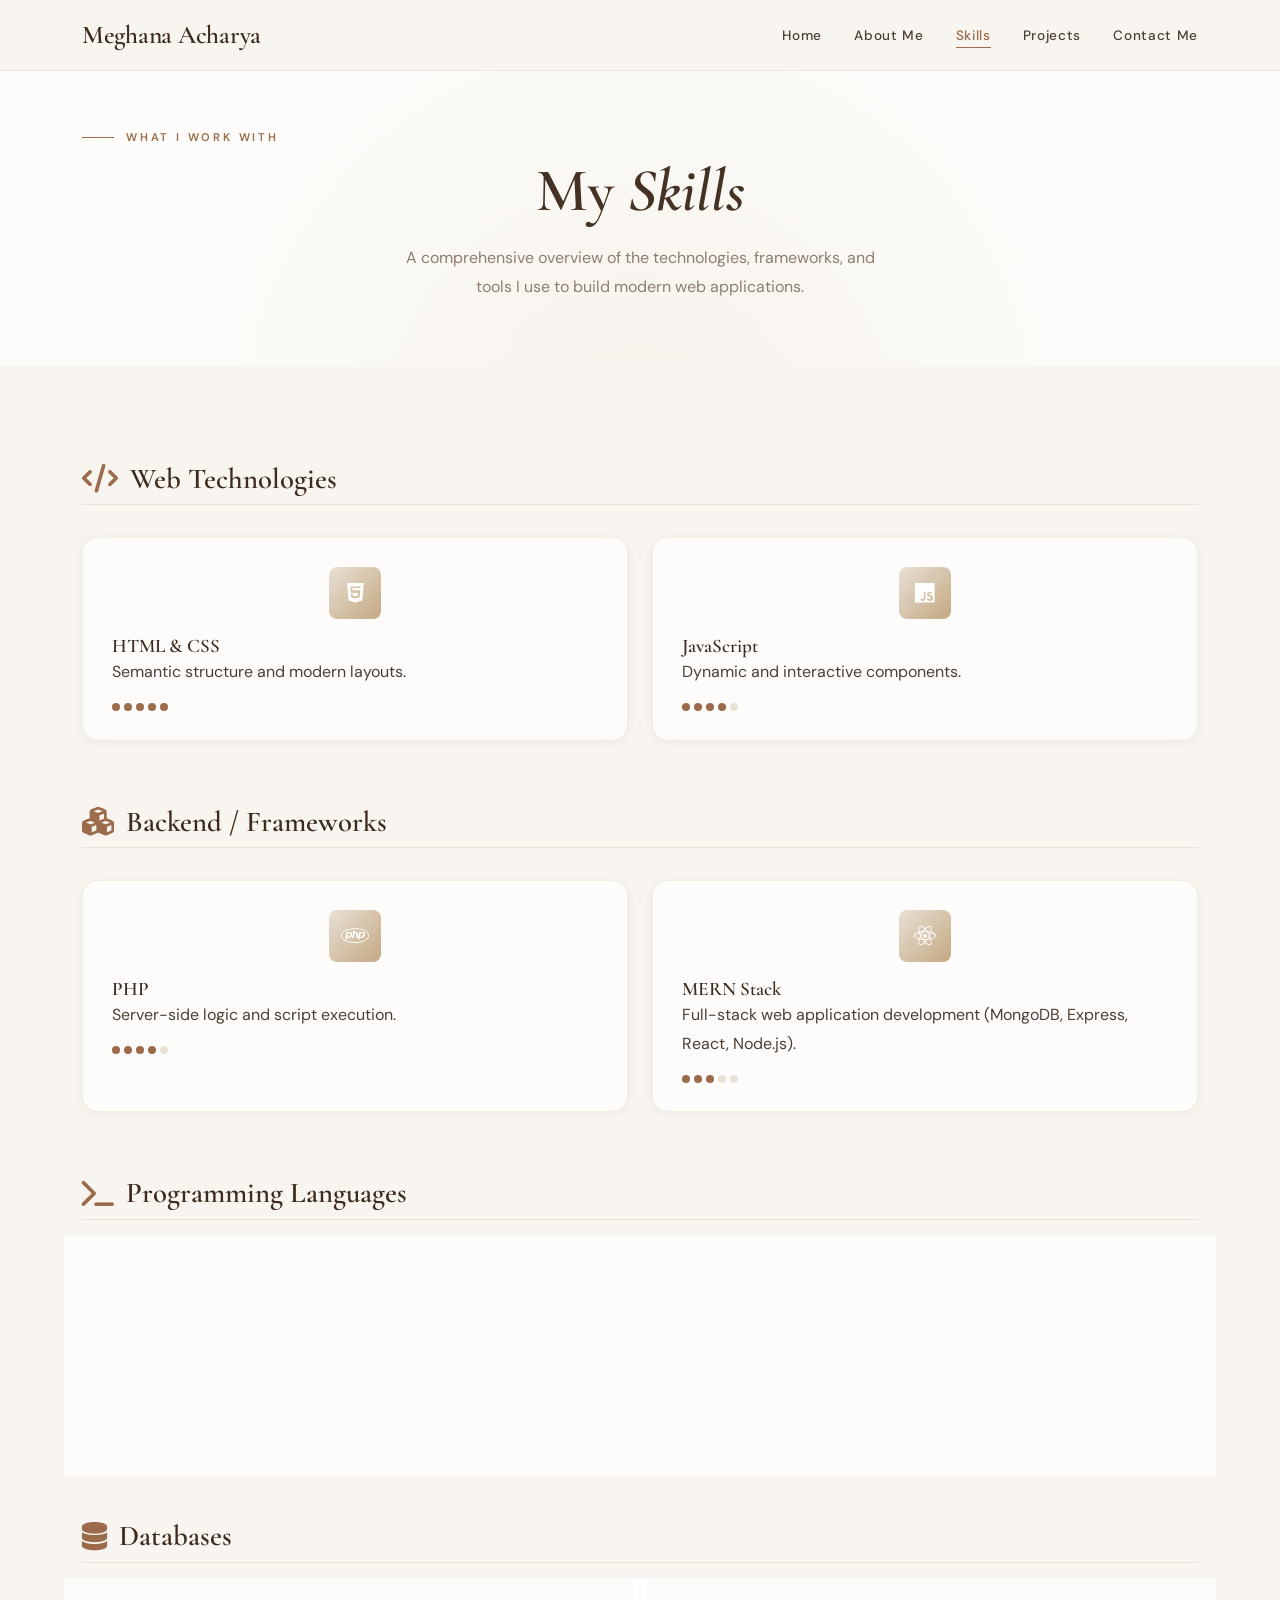
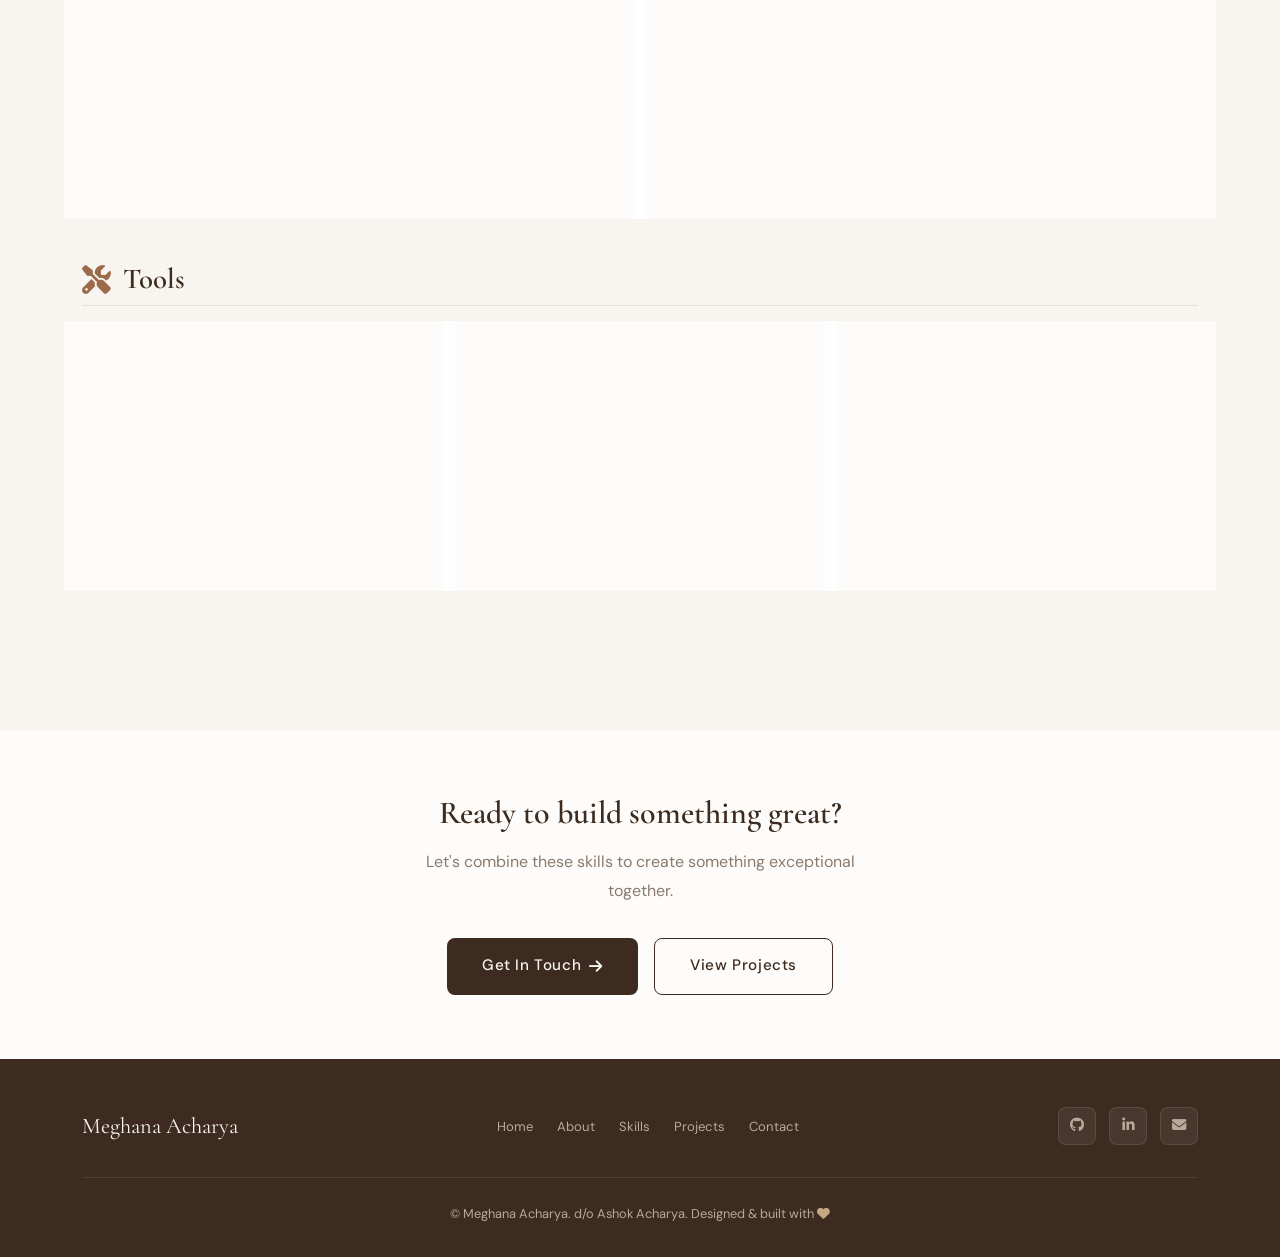
<file: frontend_version/skills.html>
<!DOCTYPE html>
<html lang="en">
<head>
  <meta charset="UTF-8" />
  <meta name="viewport" content="width=device-width, initial-scale=1.0"/>
  <title>Skills — Meghana Acharya</title>
  <link rel="stylesheet" href="css/style.css"/>
  <link rel="stylesheet" href="https://cdnjs.cloudflare.com/ajax/libs/font-awesome/6.5.0/css/all.min.css"/>
</head>
<body>

  <!-- ═══════════════════════════════════════ NAVBAR -->
  <nav class="navbar">
    <div class="nav-inner">
      <a href="index.html" class="nav-logo">Meghana<span> </span>Acharya</a>
      <ul class="nav-links">
        <li><a href="index.html">Home</a></li>
        <li><a href="about.html">About Me</a></li>
        <li><a href="skills.html" class="active">Skills</a></li>
        <li><a href="projects.html">Projects</a></li>
        <li><a href="contact.html">Contact Me</a></li>
      </ul>
      <button class="nav-toggle" aria-label="Menu">
        <span></span><span></span><span></span>
      </button>
    </div>
  </nav>

  <div class="page-hero">
    <div class="container">
      <span class="section-label">What I Work With</span>
      <h1 style="font-size:clamp(2.2rem,5vw,3.8rem);margin-top:0.5rem;">My <em>Skills</em></h1>
      <p style="color:var(--text-muted);max-width:480px;margin:1rem auto 0;">
        A comprehensive overview of the technologies, frameworks, and tools I use to build modern web applications.
      </p>
    </div>
  </div>

  <section class="skills-full">
    <div class="container">

      <div class="skills-category reveal">
        <h3><i class="fas fa-code" style="color:var(--accent);"></i> Web Technologies</h3>
        <div class="skills-full-grid">
          <div class="skill-full-card card">
            <div class="skill-icon"><i class="fab fa-html5"></i></div>
            <h4>HTML & CSS</h4>
            <p>Semantic structure and modern layouts.</p>
            <div class="skill-level">
              <div class="skill-dot filled"></div>
              <div class="skill-dot filled"></div>
              <div class="skill-dot filled"></div>
              <div class="skill-dot filled"></div>
              <div class="skill-dot filled"></div>
            </div>
          </div>
          <div class="skill-full-card card">
            <div class="skill-icon"><i class="fab fa-js"></i></div>
            <h4>JavaScript</h4>
            <p>Dynamic and interactive components.</p>
            <div class="skill-level">
              <div class="skill-dot filled"></div>
              <div class="skill-dot filled"></div>
              <div class="skill-dot filled"></div>
              <div class="skill-dot filled"></div>
              <div class="skill-dot"></div>
            </div>
          </div>
        </div>
      </div>

      <div class="skills-category reveal">
        <h3><i class="fas fa-cubes" style="color:var(--accent);"></i> Backend / Frameworks</h3>
        <div class="skills-full-grid">
          <div class="skill-full-card card">
            <div class="skill-icon"><i class="fab fa-php"></i></div>
            <h4>PHP</h4>
            <p>Server-side logic and script execution.</p>
            <div class="skill-level">
              <div class="skill-dot filled"></div>
              <div class="skill-dot filled"></div>
              <div class="skill-dot filled"></div>
              <div class="skill-dot filled"></div>
              <div class="skill-dot"></div>
            </div>
          </div>
          <div class="skill-full-card card">
            <div class="skill-icon"><i class="fab fa-react"></i></div>
            <h4>MERN Stack</h4>
            <p>Full-stack web application development (MongoDB, Express, React, Node.js).</p>
            <div class="skill-level">
              <div class="skill-dot filled"></div>
              <div class="skill-dot filled"></div>
              <div class="skill-dot filled"></div>
              <div class="skill-dot"></div>
              <div class="skill-dot"></div>
            </div>
          </div>
        </div>
      </div>

      <div class="skills-category reveal">
        <h3><i class="fas fa-terminal" style="color:var(--accent);"></i> Programming Languages</h3>
        <div class="skills-full-grid">
          <div class="skill-full-card card">
            <div class="skill-icon"><i class="fas fa-code"></i></div>
            <h4>Java</h4>
            <p>Object-oriented programming, structures, and applications.</p>
            <div class="skill-level">
              <div class="skill-dot filled"></div>
              <div class="skill-dot filled"></div>
              <div class="skill-dot filled"></div>
              <div class="skill-dot filled"></div>
              <div class="skill-dot"></div>
            </div>
          </div>
        </div>
      </div>

      <div class="skills-category reveal">
        <h3><i class="fas fa-database" style="color:var(--accent);"></i> Databases</h3>
        <div class="skills-full-grid">
          <div class="skill-full-card card">
            <div class="skill-icon"><i class="fas fa-database"></i></div>
            <h4>SQL</h4>
            <p>Relational database management and query design.</p>
            <div class="skill-level">
              <div class="skill-dot filled"></div>
              <div class="skill-dot filled"></div>
              <div class="skill-dot filled"></div>
              <div class="skill-dot filled"></div>
              <div class="skill-dot"></div>
            </div>
          </div>
          <div class="skill-full-card card">
            <div class="skill-icon"><i class="fas fa-leaf"></i></div>
            <h4>MongoDB</h4>
            <p>Document-oriented database management.</p>
            <div class="skill-level">
              <div class="skill-dot filled"></div>
              <div class="skill-dot filled"></div>
              <div class="skill-dot filled"></div>
              <div class="skill-dot"></div>
              <div class="skill-dot"></div>
            </div>
          </div>
        </div>
      </div>

      <div class="skills-category reveal">
        <h3><i class="fas fa-tools" style="color:var(--accent);"></i> Tools</h3>
        <div class="skills-full-grid">
          <div class="skill-full-card card">
            <div class="skill-icon"><i class="fas fa-laptop-code"></i></div>
            <h4>Visual Studio Code</h4>
            <p>Primary development environment.</p>
            <div class="skill-level">
              <div class="skill-dot filled"></div>
              <div class="skill-dot filled"></div>
              <div class="skill-dot filled"></div>
              <div class="skill-dot filled"></div>
              <div class="skill-dot filled"></div>
            </div>
          </div>
          <div class="skill-full-card card">
            <div class="skill-icon"><i class="fas fa-terminal"></i></div>
            <h4>Command Prompt</h4>
            <p>Command line interface and local scripting.</p>
            <div class="skill-level">
              <div class="skill-dot filled"></div>
              <div class="skill-dot filled"></div>
              <div class="skill-dot filled"></div>
              <div class="skill-dot"></div>
              <div class="skill-dot"></div>
            </div>
          </div>
          <div class="skill-full-card card">
            <div class="skill-icon"><i class="fas fa-server"></i></div>
            <h4>XAMPP</h4>
            <p>Local environment for server administration.</p>
            <div class="skill-level">
              <div class="skill-dot filled"></div>
              <div class="skill-dot filled"></div>
              <div class="skill-dot filled"></div>
              <div class="skill-dot filled"></div>
              <div class="skill-dot"></div>
            </div>
          </div>
        </div>
      </div>

    </div>
  </section>

  <!-- CTA -->
  <section style="background:var(--warm-white);padding:4rem 0;text-align:center;">
    <div class="container reveal">
      <h2 style="font-size:2rem;margin-bottom:1rem;">Ready to build something great?</h2>
      <p style="color:var(--text-muted);max-width:440px;margin:0 auto 2rem;">
        Let's combine these skills to create something exceptional together.
      </p>
      <div style="display:flex;justify-content:center;gap:1rem;flex-wrap:wrap;">
        <a href="contact.html" class="btn btn-primary btn-lg">Get In Touch <i class="fas fa-arrow-right"></i></a>
        <a href="projects.html" class="btn btn-outline btn-lg">View Projects</a>
      </div>
    </div>
  </section>

  <!-- ═══════════════════════════════════════ FOOTER -->
  <footer class="footer">
    <div class="container">
      <div class="footer-inner">
        <div class="footer-logo">Meghana<span> </span>Acharya</div>
        <ul class="footer-links">
          <li><a href="index.html">Home</a></li>
          <li><a href="about.html">About</a></li>
          <li><a href="skills.html">Skills</a></li>
          <li><a href="projects.html">Projects</a></li>
          <li><a href="contact.html">Contact</a></li>
        </ul>
        <div class="social-icons">
          <a href="https://github.com/MeghanaAcharyaa" target="_blank" class="social-icon"><i class="fab fa-github"></i></a>
          <a href="https://www.linkedin.com/in/meghana-acharya-a09548289" target="_blank" class="social-icon"><i class="fab fa-linkedin-in"></i></a>
          <a href="mailto:meghanaashok.cse@gmail.com" class="social-icon"><i class="fas fa-envelope"></i></a>
        </div>
      </div>
      <div class="footer-bottom">
        <p>&copy; Meghana Acharya. d/o Ashok Acharya. Designed &amp; built with <i class="fas fa-heart" style="color:var(--clay);"></i></p>
      </div>
    </div>
  </footer>

  <script src="js/script.js"></script>
</body>
</html>
</file>
<file: frontend_version/css/style.css>
/* =============================================
   CSS VARIABLES & RESET
   ============================================= */
@import url('https://fonts.googleapis.com/css2?family=Cormorant+Garamond:ital,wght@0,300;0,400;0,600;1,300;1,400&family=DM+Sans:wght@300;400;500;600&display=swap');

:root {
  --cream: #F8F5F0;
  --warm-white: #FDFCFA;
  --sand: #E8E0D5;
  --clay: #C4A882;
  --terra: #9B6B4B;
  --espresso: #3D2B1F;
  --charcoal: #2C2C2C;
  --text-body: #4A3F35;
  --text-muted: #8A7A6E;
  --text-light: #B8A898;
  --accent: #9B6B4B;
  --accent-light: #C4A882;
  --accent-hover: #7A5239;
  --card-bg: rgba(255,255,255,0.7);
  --card-border: rgba(196,168,130,0.2);
  --shadow-sm: 0 2px 12px rgba(61,43,31,0.06);
  --shadow-md: 0 8px 32px rgba(61,43,31,0.10);
  --shadow-lg: 0 20px 60px rgba(61,43,31,0.14);
  --radius-sm: 8px;
  --radius-md: 16px;
  --radius-lg: 24px;
  --radius-xl: 40px;
  --transition: all 0.35s cubic-bezier(0.4, 0, 0.2, 1);
  --font-display: 'Cormorant Garamond', serif;
  --font-body: 'DM Sans', sans-serif;
}

*, *::before, *::after {
  margin: 0; padding: 0;
  box-sizing: border-box;
}

html { scroll-behavior: smooth; font-size: 16px; }

body {
  font-family: var(--font-body);
  background: var(--cream);
  color: var(--text-body);
  line-height: 1.7;
  overflow-x: hidden;
}

img { max-width: 100%; height: auto; display: block; }
a { text-decoration: none; color: inherit; }
ul { list-style: none; }

/* =============================================
   TYPOGRAPHY
   ============================================= */
h1, h2, h3, h4, h5 {
  font-family: var(--font-display);
  color: var(--espresso);
  line-height: 1.2;
  font-weight: 600;
}

h1 { font-size: clamp(2.8rem, 6vw, 5rem); }
h2 { font-size: clamp(2rem, 4vw, 3.2rem); }
h3 { font-size: clamp(1.3rem, 2.5vw, 1.8rem); }
h4 { font-size: 1.2rem; }
p { color: var(--text-body); font-size: 1rem; line-height: 1.8; }

.section-label {
  font-family: var(--font-body);
  font-size: 0.7rem;
  font-weight: 600;
  letter-spacing: 0.25em;
  text-transform: uppercase;
  color: var(--accent);
  display: flex; align-items: center; gap: 12px;
}
.section-label::before {
  content: '';
  display: block; width: 32px; height: 1px;
  background: var(--accent);
}

.section-title {
  margin-top: 0.5rem;
  margin-bottom: 1.5rem;
}

/* =============================================
   LAYOUT
   ============================================= */
.container {
  max-width: 1180px;
  margin: 0 auto;
  padding: 0 2rem;
}

section { padding: 6rem 0; }

/* =============================================
   NAVBAR
   ============================================= */
.navbar {
  position: fixed; top: 0; left: 0; right: 0; z-index: 1000;
  background: rgba(248,245,240,0.92);
  backdrop-filter: blur(20px);
  border-bottom: 1px solid var(--card-border);
  transition: var(--transition);
}

.navbar.scrolled {
  box-shadow: var(--shadow-sm);
}

.nav-inner {
  max-width: 1180px; margin: 0 auto;
  padding: 0 2rem;
  height: 70px;
  display: flex; align-items: center; justify-content: space-between;
}

.nav-logo {
  font-family: var(--font-display);
  font-size: 1.6rem; font-weight: 600;
  color: var(--espresso);
  letter-spacing: -0.01em;
}
.nav-logo span { color: var(--accent); }

.nav-links {
  display: flex; align-items: center; gap: 2rem;
}

.nav-links a {
  font-size: 0.85rem; font-weight: 500;
  letter-spacing: 0.05em;
  color: var(--text-body);
  position: relative;
  transition: var(--transition);
}

.nav-links a::after {
  content: ''; position: absolute;
  bottom: -4px; left: 0;
  width: 0; height: 1px;
  background: var(--accent);
  transition: width 0.3s ease;
}

.nav-links a:hover, .nav-links a.active {
  color: var(--accent);
}
.nav-links a:hover::after, .nav-links a.active::after { width: 100%; }

.nav-cta {
  background: var(--espresso) !important;
  color: var(--cream) !important;
  padding: 0.5rem 1.2rem;
  border-radius: var(--radius-sm);
  font-size: 0.82rem !important;
}
.nav-cta::after { display: none !important; }
.nav-cta:hover { background: var(--accent) !important; color: white !important; }

.nav-toggle {
  display: none;
  flex-direction: column; gap: 5px;
  cursor: pointer; padding: 4px;
}
.nav-toggle span {
  display: block; width: 22px; height: 1.5px;
  background: var(--espresso);
  transition: var(--transition);
}

/* =============================================
   BUTTONS
   ============================================= */
.btn {
  display: inline-flex; align-items: center; gap: 8px;
  padding: 0.75rem 1.8rem;
  border-radius: var(--radius-sm);
  font-family: var(--font-body);
  font-size: 0.85rem; font-weight: 500;
  letter-spacing: 0.04em;
  cursor: pointer;
  transition: var(--transition);
  border: none; outline: none;
}

.btn-primary {
  background: var(--espresso);
  color: var(--cream);
}
.btn-primary:hover {
  background: var(--accent);
  transform: translateY(-2px);
  box-shadow: 0 8px 24px rgba(61,43,31,0.2);
}

.btn-outline {
  background: transparent;
  color: var(--espresso);
  border: 1.5px solid var(--espresso);
}
.btn-outline:hover {
  background: var(--espresso);
  color: var(--cream);
  transform: translateY(-2px);
}

.btn-accent {
  background: var(--accent);
  color: white;
}
.btn-accent:hover {
  background: var(--accent-hover);
  transform: translateY(-2px);
  box-shadow: 0 8px 24px rgba(155,107,75,0.3);
}

.btn-sm { padding: 0.5rem 1.2rem; font-size: 0.8rem; }
.btn-lg { padding: 0.9rem 2.2rem; font-size: 0.95rem; }

/* =============================================
   CARDS
   ============================================= */
.card {
  background: var(--card-bg);
  border: 1px solid var(--card-border);
  border-radius: var(--radius-md);
  box-shadow: var(--shadow-sm);
  transition: var(--transition);
  backdrop-filter: blur(8px);
}

.card:hover {
  transform: translateY(-6px);
  box-shadow: var(--shadow-md);
  border-color: rgba(196,168,130,0.4);
}

/* =============================================
   HERO SECTION
   ============================================= */
.hero {
  min-height: 100vh;
  background: var(--warm-white);
  display: flex; align-items: center;
  padding-top: 70px;
  position: relative;
  overflow: hidden;
}

.hero::before {
  content: '';
  position: absolute; inset: 0;
  background: radial-gradient(ellipse 80% 60% at 70% 50%, rgba(196,168,130,0.12) 0%, transparent 70%);
  pointer-events: none;
}

.hero-bg-text {
  position: absolute;
  right: -2rem; top: 50%;
  transform: translateY(-50%);
  font-family: var(--font-display);
  font-size: clamp(6rem, 15vw, 14rem);
  font-weight: 300;
  color: rgba(196,168,130,0.08);
  white-space: nowrap;
  line-height: 1;
  pointer-events: none;
  user-select: none;
}

.hero-inner {
  display: grid;
  grid-template-columns: 1fr 1fr;
  gap: 4rem; align-items: center;
  max-width: 1180px; margin: 0 auto;
  padding: 4rem 2rem;
  position: relative; z-index: 2;
}

.hero-greeting {
  font-size: 0.8rem; font-weight: 600;
  letter-spacing: 0.25em; text-transform: uppercase;
  color: var(--accent); margin-bottom: 1rem;
  display: flex; align-items: center; gap: 12px;
}
.hero-greeting::before {
  content: ''; display: block;
  width: 32px; height: 1px; background: var(--accent);
}

.hero-name {
  font-family: var(--font-display);
  color: var(--espresso);
  margin-bottom: 0.5rem;
}

.hero-title {
  font-family: var(--font-display);
  font-size: clamp(1.4rem, 3vw, 2.2rem);
  font-weight: 300;
  font-style: italic;
  color: var(--clay);
  margin-bottom: 1.5rem;
}

.hero-desc {
  font-size: 1rem; color: var(--text-body);
  max-width: 480px; line-height: 1.9;
  margin-bottom: 2.5rem;
}

.hero-actions {
  display: flex; flex-wrap: wrap; gap: 1rem;
  align-items: center;
}

.hero-image-wrap {
  display: flex; justify-content: center; align-items: center;
  position: relative;
}

.hero-image-frame {
  position: relative; width: 380px; height: 460px;
}

.hero-image-frame::before {
  content: '';
  position: absolute;
  top: 20px; right: -20px;
  width: 100%; height: 100%;
  border: 2px solid var(--clay);
  border-radius: var(--radius-lg);
  opacity: 0.4;
  z-index: 0;
}

.hero-image-placeholder {
  width: 100%; height: 100%;
  object-fit: cover;
  border-radius: var(--radius-lg);
  position: relative; z-index: 1;
  background: linear-gradient(135deg, var(--sand) 0%, var(--clay) 100%);
  display: flex; flex-direction: column;
  align-items: center; justify-content: center;
  gap: 1rem;
}

.hero-image {
  width: 100%; height: 100%;
  object-fit: cover;
  border-radius: var(--radius-lg);
  position: relative; z-index: 1;
}

.hero-image-placeholder i {
  font-size: 4rem; color: white; opacity: 0.8;
}

.hero-image-placeholder span {
  font-family: var(--font-display);
  font-size: 1.4rem; font-weight: 600;
  color: white; letter-spacing: 0.05em;
}

.hero-badge {
  position: absolute;
  bottom: -16px; left: -24px;
  background: var(--espresso);
  color: var(--cream);
  border-radius: var(--radius-md);
  padding: 1rem 1.5rem;
  z-index: 2;
  box-shadow: var(--shadow-md);
}
.hero-badge-num {
  font-family: var(--font-display);
  font-size: 2rem; font-weight: 600;
  line-height: 1;
}
.hero-badge-text {
  font-size: 0.7rem; letter-spacing: 0.1em;
  text-transform: uppercase; color: var(--clay);
  margin-top: 2px;
}

/* =============================================
   ABOUT PREVIEW
   ============================================= */
.about-preview {
  background: var(--cream);
}

.about-preview-inner {
  display: grid;
  grid-template-columns: 1fr 1fr;
  gap: 5rem; align-items: center;
}

.about-preview-img {
  position: relative;
}

.about-preview-img .img-box {
  width: 100%;
  height: 420px;
  background: linear-gradient(135deg, var(--sand) 0%, var(--clay) 100%);
  border-radius: var(--radius-lg);
  display: flex; align-items: center; justify-content: center;
  overflow: hidden;
  box-shadow: var(--shadow-lg);
  position: relative;
}

.about-preview-img .img-box i {
  font-size: 5rem; color: rgba(255,255,255,0.5);
}

.about-preview-img .img-box img {
  width: 100%; height: 100%;
  object-fit: cover;
  object-position: center top;
  border-radius: var(--radius-lg);
  display: block;
  transition: transform 0.6s ease;
}

.about-preview-img .img-box:hover img {
  transform: scale(1.04);
}

.about-stats {
  display: grid; grid-template-columns: 1fr 1fr;
  gap: 1rem; margin-top: 2rem;
}

.stat-item {
  background: var(--card-bg);
  border: 1px solid var(--card-border);
  border-radius: var(--radius-md);
  padding: 1.2rem;
  text-align: center;
  backdrop-filter: blur(8px);
}

.stat-num {
  font-family: var(--font-display);
  font-size: 2rem; font-weight: 600;
  color: var(--espresso);
  line-height: 1;
}
.stat-label {
  font-size: 0.75rem; color: var(--text-muted);
  letter-spacing: 0.08em; text-transform: uppercase;
  margin-top: 4px;
}

/* =============================================
   SKILLS PREVIEW
   ============================================= */
.skills-preview {
  background: var(--warm-white);
}

.skills-grid {
  display: grid;
  grid-template-columns: repeat(auto-fit, minmax(160px, 1fr));
  gap: 1.2rem;
  margin: 2.5rem 0;
}

.skill-card {
  padding: 1.8rem 1.2rem;
  text-align: center;
}

.skill-icon {
  width: 52px; height: 52px;
  background: linear-gradient(135deg, var(--sand), var(--clay));
  border-radius: var(--radius-sm);
  display: flex; align-items: center; justify-content: center;
  margin: 0 auto 1rem;
  transition: var(--transition);
}

.skill-icon i { font-size: 1.4rem; color: white; }

.skill-card:hover .skill-icon {
  background: linear-gradient(135deg, var(--terra), var(--espresso));
  transform: scale(1.1) rotate(-5deg);
}

.skill-card h4 { font-size: 1rem; margin-bottom: 0.3rem; }
.skill-card p { font-size: 0.8rem; color: var(--text-muted); }

/* =============================================
   PROJECTS PREVIEW
   ============================================= */
.projects-preview {
  background: var(--cream);
}

.projects-grid {
  display: grid;
  grid-template-columns: repeat(auto-fit, minmax(300px, 1fr));
  gap: 1.5rem;
  margin: 2.5rem 0;
}

.project-card {
  overflow: hidden;
}

.project-card-img {
  height: 200px;
  background: linear-gradient(135deg, var(--sand) 0%, var(--clay) 60%, var(--terra) 100%);
  display: flex; align-items: center; justify-content: center;
  position: relative;
  overflow: hidden;
}

.project-card-img i {
  font-size: 3rem; color: rgba(255,255,255,0.5);
}

.project-card-img .proj-num {
  position: absolute; bottom: 12px; right: 16px;
  font-family: var(--font-display);
  font-size: 3rem; font-weight: 600;
  color: rgba(255,255,255,0.15);
  line-height: 1;
}

.project-card-body { padding: 1.5rem; }
.project-card-body h3 { font-size: 1.2rem; margin-bottom: 0.5rem; }
.project-card-body p { font-size: 0.85rem; color: var(--text-muted); margin-bottom: 1rem; }

.project-tags {
  display: flex; flex-wrap: wrap; gap: 0.4rem;
  margin-bottom: 1.2rem;
}

.tag {
  background: rgba(196,168,130,0.15);
  color: var(--terra);
  border: 1px solid rgba(196,168,130,0.3);
  border-radius: 100px;
  padding: 0.2rem 0.8rem;
  font-size: 0.72rem; font-weight: 500;
  letter-spacing: 0.04em;
}

.project-links { display: flex; gap: 0.75rem; }

/* =============================================
   FOOTER
   ============================================= */
.footer {
  background: var(--espresso);
  color: var(--sand);
  padding: 3rem 0 2rem;
}

.footer-inner {
  display: flex; align-items: center; justify-content: space-between;
  flex-wrap: wrap; gap: 1.5rem;
}

.footer-logo {
  font-family: var(--font-display);
  font-size: 1.4rem; color: var(--cream);
}
.footer-logo span { color: var(--clay); }

.footer-links {
  display: flex; gap: 1.5rem;
}
.footer-links a {
  font-size: 0.82rem; color: var(--text-light);
  transition: var(--transition);
}
.footer-links a:hover { color: var(--clay); }

.social-icons { display: flex; gap: 0.8rem; }

.social-icon {
  width: 38px; height: 38px;
  background: rgba(255,255,255,0.06);
  border: 1px solid rgba(255,255,255,0.1);
  border-radius: var(--radius-sm);
  display: flex; align-items: center; justify-content: center;
  color: var(--text-light);
  font-size: 0.9rem;
  transition: var(--transition);
}

.social-icon:hover {
  background: var(--clay);
  color: var(--espresso);
  border-color: var(--clay);
  transform: translateY(-3px);
}

.footer-bottom {
  margin-top: 2rem;
  padding-top: 1.5rem;
  border-top: 1px solid rgba(255,255,255,0.08);
  text-align: center;
}

.footer-bottom p { font-size: 0.8rem; color: var(--text-light); }

/* =============================================
   PAGE HERO
   ============================================= */
.page-hero {
  background: var(--warm-white);
  padding: 8rem 0 4rem;
  text-align: center;
  position: relative;
  overflow: hidden;
}
.page-hero::before {
  content: ''; position: absolute; inset: 0;
  background: radial-gradient(circle at 50% 120%, rgba(196,168,130,0.12) 0%, transparent 60%);
}

/* =============================================
   EDUCATION / TIMELINE
   ============================================= */
.timeline {
  position: relative;
  max-width: 800px;
  margin: 3rem auto 0;
  padding-left: 2rem;
}
.timeline::before {
  content: '';
  position: absolute; left: 0; top: 0; bottom: 0;
  width: 1px; background: var(--sand);
}
.timeline-item {
  position: relative;
  padding-bottom: 3rem;
}
.timeline-item::before {
  content: '';
  position: absolute; left: -2rem; top: 8px;
  width: 12px; height: 12px;
  background: var(--accent);
  border-radius: 50%;
  transform: translateX(-50%);
  border: 3px solid var(--cream);
  z-index: 2;
}
.timeline-year {
  font-family: var(--font-display);
  font-size: 1.1rem; font-weight: 600;
  color: var(--accent);
  margin-bottom: 0.5rem;
}
.timeline-card {
  padding: 1.5rem;
  background: var(--card-bg);
  border: 1px solid var(--card-border);
  border-radius: var(--radius-md);
}
.timeline-card h4 { font-size: 1.1rem; margin-bottom: 0.3rem; }
.timeline-card .institution {
  font-size: 0.85rem; font-weight: 600;
  color: var(--clay); margin-bottom: 0.8rem;
  text-transform: uppercase; letter-spacing: 0.05em;
}

/* =============================================
   CERTIFICATES
   ============================================= */
.cert-grid {
  display: grid;
  grid-template-columns: repeat(auto-fit, minmax(280px, 1fr));
  gap: 1.5rem;
}
.cert-card {
  display: flex; gap: 1.2rem;
  align-items: center; padding: 1.2rem;
}
.cert-img {
  width: 60px; height: 60px;
  background: linear-gradient(135deg, var(--sand), var(--clay));
  border-radius: var(--radius-sm);
  display: flex; align-items: center; justify-content: center;
  flex-shrink: 0;
}
.cert-img i { font-size: 1.5rem; color: white; }
.cert-img img { width: 100%; height: 100%; object-fit: cover; border-radius: inherit; }
.cert-body h4 { font-size: 1rem; margin-bottom: 0.2rem; }
.cert-body span { font-size: 0.8rem; color: var(--text-muted); }

/* =============================================
   FULL SKILLS PAGE
   ============================================= */
.skills-category { margin-bottom: 4rem; }
.skills-category h3 {
  display: flex; align-items: center; gap: 12px;
  margin-bottom: 2rem; padding-bottom: 0.5rem;
  border-bottom: 1px solid var(--sand);
}
.skills-full-grid {
  display: grid;
  grid-template-columns: repeat(auto-fit, minmax(240px, 1fr));
  gap: 1.5rem;
}
.skill-full-card { padding: 1.8rem; }
.skill-level {
  display: flex; gap: 4px; margin-top: 1rem;
}
.skill-dot {
  width: 8px; height: 8px;
  border-radius: 50%; background: var(--sand);
}
.skill-dot.filled { background: var(--accent); }

/* =============================================
   FULL PROJECTS PAGE
   ============================================= */
.projects-filter {
  display: flex; justify-content: center; gap: 0.8rem;
  flex-wrap: wrap; margin-bottom: 3rem;
}
.filter-btn {
  background: transparent; border: 1.5px solid var(--sand);
  padding: 0.5rem 1.4rem; border-radius: 100px;
  font-size: 0.82rem; font-weight: 500;
  cursor: pointer; transition: var(--transition);
}
.filter-btn:hover, .filter-btn.active {
  background: var(--espresso);
  border-color: var(--espresso);
  color: white;
}
.projects-full-grid {
  display: grid;
  grid-template-columns: repeat(auto-fit, minmax(340px, 1fr));
  gap: 2rem;
}
.project-full-card { overflow: hidden; }
.project-full-img {
  height: 240px;
  background: linear-gradient(135deg, var(--sand), var(--clay));
  display: flex; align-items: center; justify-content: center;
  position: relative;
}
.project-full-img .overlay {
  position: absolute; inset: 0;
  background: rgba(61,43,31,0.6);
  backdrop-filter: blur(4px);
  display: flex; align-items: center; justify-content: center;
  opacity: 0; transition: var(--transition);
}
.project-full-card:hover .project-full-img .overlay { opacity: 1; }
.project-full-body { padding: 2rem; }

/* =============================================
   CONTACT PAGE & SECTION
   ============================================= */
.contact-inner {
  display: grid; grid-template-columns: 1fr 1.2fr;
  gap: 5rem;
}
.contact-full-inner {
  display: grid; grid-template-columns: 1fr 1.5fr;
  gap: 4rem; margin-top: 2rem;
}
.contact-detail {
  display: flex; gap: 1.2rem; margin-bottom: 1.8rem;
  align-items: flex-start;
}
.contact-detail > div {
  min-width: 0;
}
.contact-icon {
  width: 44px; height: 44px;
  background: rgba(196,168,130,0.15);
  border-radius: 10px;
  display: flex; align-items: center; justify-content: center;
  color: var(--accent); flex-shrink: 0;
}
.contact-detail h4 { font-family: var(--font-body); font-size: 0.95rem; margin-bottom: 0.2rem; }
.contact-detail p {
  font-size: 0.9rem; color: var(--text-muted);
  overflow-wrap: anywhere;
  word-break: break-word;
}

.contact-form {
  background: white; border: 1px solid var(--card-border);
  padding: 2.5rem; border-radius: var(--radius-lg);
  box-shadow: var(--shadow-lg);
}
.form-group { margin-bottom: 1.5rem; }
.form-group label {
  display: block; font-size: 0.85rem; font-weight: 600;
  color: var(--espresso); margin-bottom: 0.6rem;
}
.form-group input, .form-group textarea {
  width: 100%; padding: 0.85rem 1rem;
  background: var(--warm-white);
  border: 1px solid var(--sand);
  border-radius: var(--radius-sm);
  font-family: var(--font-body);
  font-size: 0.9rem; transition: var(--transition);
}
.form-group input:focus, .form-group textarea:focus {
  outline: none; border-color: var(--accent);
  background: white; box-shadow: 0 0 0 4px rgba(155,107,75,0.1);
}
.form-group textarea { min-height: 120px; resize: vertical; }

.contact-info-card {
  padding: 2.5rem; background: var(--espresso);
  color: var(--sand); border-radius: var(--radius-lg);
  box-shadow: var(--shadow-lg);
}
.contact-info-card h3 { color: white; margin-bottom: 2rem; }
.contact-info-card .contact-icon { background: rgba(255,255,255,0.1); color: var(--clay); }
.contact-info-card h4 { color: var(--sand); }
.contact-info-card p { color: var(--text-light); }
.contact-info-card .social-links { margin-top: 2rem; }
.contact-info-card .social-links h4 { font-size: 0.85rem; margin-bottom: 1rem; }
.contact-info-card .social-links-row { display: flex; gap: 0.8rem; }

/* =============================================
   ABOUT FULL PAGE
   ============================================= */
.about-full-inner {
  display: grid; grid-template-columns: 320px 1fr;
  gap: 4rem; align-items: start;
}
.profile-card {
  background: white; padding: 2.5rem;
  border-radius: var(--radius-lg); border: 1px solid var(--card-border);
  text-align: center; box-shadow: var(--shadow-md);
}
.profile-card-img {
  width: 160px; height: 160px;
  border-radius: 50%;
  margin: 0 auto 1.8rem;
  display: flex; align-items: center; justify-content: center;
  overflow: hidden;
  position: relative;
  box-shadow: 0 0 0 4px var(--cream), 0 0 0 7px var(--clay), 0 8px 32px rgba(61,43,31,0.18);
  background: linear-gradient(135deg, var(--sand), var(--clay));
}
.profile-card-img i { font-size: 3rem; color: white; }
.profile-card-img img {
  width: 100%; height: 100%;
  object-fit: cover;
  border-radius: 50%;
  display: block;
}
.profile-card-info h3 { font-size: 1.5rem; margin-bottom: 0.2rem; }
.profile-card-info .role { font-size: 0.9rem; color: var(--accent); font-weight: 500; margin-bottom: 1.5rem; }
.profile-detail {
  display: flex; align-items: center; gap: 0.8rem;
  margin-bottom: 0.8rem; font-size: 0.82rem; color: var(--text-muted);
  text-align: left;
}
.profile-detail i { color: var(--clay); width: 14px; text-align: center; }

.about-section { margin-bottom: 3.5rem; }
.about-section h3 { font-size: 1.6rem; margin-bottom: 1rem; }
.divider { width: 40px; height: 3px; background: var(--accent); margin: 0 0 1.5rem; }

@media (max-width: 900px) {
  .about-full-inner, .contact-full-inner { grid-template-columns: 1fr; }
  .about-sidebar { order: 2; }
}

/* =============================================
   SCROLL REVEAL
   ============================================= */
.reveal {
  opacity: 0;
  transform: translateY(30px);
  transition: opacity 0.7s ease, transform 0.7s ease;
}
.reveal.visible {
  opacity: 1;
  transform: translateY(0);
}

.reveal-delay-1 { transition-delay: 0.1s; }
.reveal-delay-2 { transition-delay: 0.2s; }
.reveal-delay-3 { transition-delay: 0.3s; }
.reveal-delay-4 { transition-delay: 0.4s; }

/* =============================================
   UTILITY
   ============================================= */
.text-center { text-align: center; }
.mt-1 { margin-top: 0.5rem; }
.mt-2 { margin-top: 1rem; }
.mt-3 { margin-top: 1.5rem; }
.mt-4 { margin-top: 2rem; }
.mb-2 { margin-bottom: 1rem; }
.mb-3 { margin-bottom: 1.5rem; }
.mb-4 { margin-bottom: 2rem; }

.section-cta { text-align: center; margin-top: 3rem; }

/* =============================================
   RESPONSIVE
   ============================================= */
@media (max-width: 1024px) {
  .hero-inner { gap: 3rem; }
  .hero-image-frame { width: 320px; height: 390px; }
}

@media (max-width: 768px) {
  section { padding: 4rem 0; }

  .nav-links {
    display: none;
    position: absolute;
    top: 70px; left: 0; right: 0;
    background: rgba(248,245,240,0.97);
    backdrop-filter: blur(20px);
    flex-direction: column;
    padding: 1.5rem 2rem;
    gap: 1.2rem;
    border-bottom: 1px solid var(--card-border);
    box-shadow: var(--shadow-md);
  }

  .nav-links.open { display: flex; }
  .nav-toggle { display: flex; }

  .hero-inner {
    grid-template-columns: 1fr;
    text-align: center;
    gap: 3rem;
  }

  .hero-greeting, .hero-desc { margin-left: auto; margin-right: auto; }
  .hero-greeting { justify-content: center; }
  .hero-actions { justify-content: center; }

  .hero-image-frame { width: 280px; height: 340px; margin: 0 auto; }
  .hero-image-wrap { order: -1; }

  .about-preview-inner,
  .contact-inner { grid-template-columns: 1fr; gap: 2.5rem; }

  .about-stats { grid-template-columns: 1fr 1fr; }
}

@media (max-width: 480px) {
  .container { padding: 0 1.2rem; }
  .hero-actions { flex-direction: column; align-items: center; }
  .hero-badge { display: none; }
  .footer-inner { flex-direction: column; align-items: flex-start; }
}
</file>
